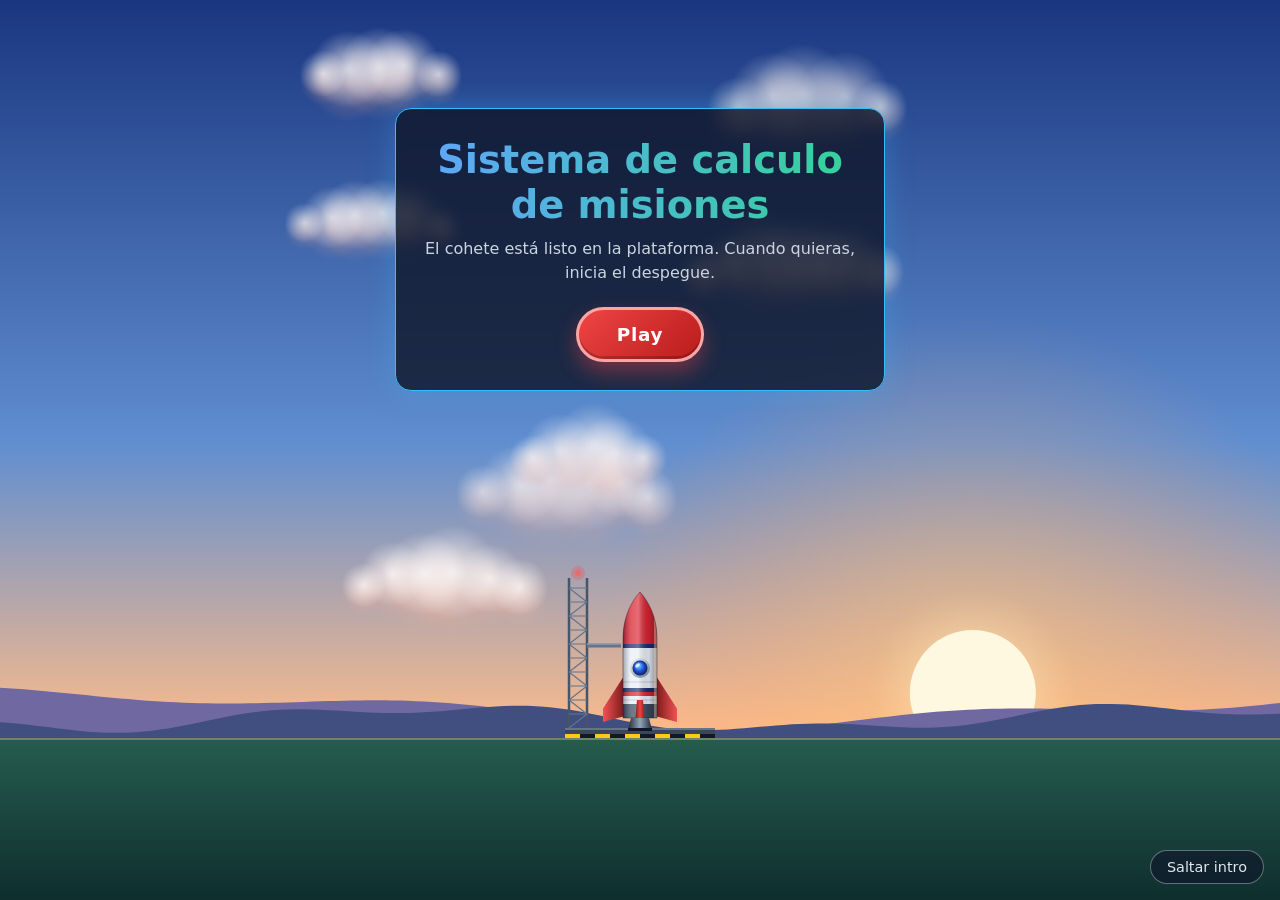
<file: index.html>
<!DOCTYPE html>
<html lang="es">
<head>
    <meta charset="UTF-8">
    <meta name="viewport" content="width=device-width, initial-scale=1.0">
    <title>Misión Codec</title>
    <style>
        html, body {
            margin: 0;
            padding: 0;
            width: 100%;
            height: 100%;
            overflow: hidden;
            background: #0b0f19;
            font-family: 'Inter', system-ui, -apple-system, 'Segoe UI', sans-serif;
            color: #fff;
        }

        #escena {
            position: fixed;
            inset: 0;
            width: 100%;
            height: 100%;
            display: block;
        }

        .capa {
            position: fixed;
            inset: 0;
            pointer-events: none;
        }

        .oculto { display: none !important; }

        /* ---------- Pantalla de inicio ---------- */
        #inicio {
            display: flex;
            align-items: flex-start;
            justify-content: center;
            padding-top: 12vh;
            text-align: center;
        }

        .portada {
            pointer-events: auto;
            width: min(90vw, 440px);
            padding: 28px 24px;
            background: rgba(15, 23, 42, 0.82);
            border: 1px solid #38bdf8;
            border-radius: 16px;
            box-shadow: 0 0 30px rgba(56, 189, 248, 0.3);
            backdrop-filter: blur(4px);
        }

        .portada h1 {
            margin: 0 0 10px;
            font-size: clamp(1.8rem, 6vw, 2.4rem);
            font-weight: 800;
            background: linear-gradient(90deg, #60a5fa, #34d399);
            -webkit-background-clip: text;
            background-clip: text;
            color: transparent;
        }

        .portada p {
            margin: 0 0 22px;
            color: #cbd5e1;
            line-height: 1.5;
        }

        .btn-despegar {
            font: inherit;
            font-weight: 700;
            font-size: 1.15rem;
            letter-spacing: 0.04em;
            color: #fff;
            background: linear-gradient(135deg, #ef4444, #b91c1c);
            border: 3px solid #fca5a5;
            border-radius: 999px;
            padding: 14px 38px;
            cursor: pointer;
            box-shadow: 0 10px 20px rgba(239, 68, 68, 0.4), inset 0 -3px 0 rgba(0, 0, 0, 0.2);
            transition: transform 0.1s, box-shadow 0.1s;
        }
        .btn-despegar:hover { filter: brightness(1.08); }
        .btn-despegar:active {
            transform: translateY(3px);
            box-shadow: 0 4px 10px rgba(239, 68, 68, 0.4), inset 0 -1px 0 rgba(0, 0, 0, 0.2);
        }

        /* ---------- Cuenta regresiva ---------- */
        #cuenta {
            display: flex;
            align-items: center;
            justify-content: center;
            font-size: clamp(5rem, 22vw, 10rem);
            font-weight: 800;
            text-shadow: 0 4px 24px rgba(0, 0, 0, 0.6);
        }
        #cuenta.texto { font-size: clamp(2.6rem, 11vw, 5rem); }
        #cuenta.pulso { animation: pulso 0.9s ease-out; }

        @keyframes pulso {
            from { transform: scale(1.6); opacity: 0; }
            25%  { opacity: 1; }
            to   { transform: scale(1); opacity: 0.9; }
        }

        /* ---------- Altitud ---------- */
        #hud {
            padding: 20px;
            text-shadow: 1px 1px 4px rgba(0, 0, 0, 0.8);
        }
        #hud .etiqueta { font-size: 1.1rem; font-weight: 700; }
        #altitud { font-size: 2.2rem; font-family: ui-monospace, 'SF Mono', Consolas, monospace; }
        #hud .meta { font-size: 0.85rem; color: #d1d5db; }

        /* ---------- Saltar intro ---------- */
        #saltar {
            position: fixed;
            right: 16px;
            bottom: 16px;
            z-index: 5;
            font: inherit;
            font-size: 0.9rem;
            color: #e2e8f0;
            background: rgba(15, 23, 42, 0.65);
            border: 1px solid rgba(226, 232, 240, 0.4);
            border-radius: 999px;
            padding: 8px 16px;
            cursor: pointer;
        }
        #saltar:hover { background: rgba(15, 23, 42, 0.9); }

        button:focus-visible {
            outline: 3px solid #fde047;
            outline-offset: 3px;
        }

        /* ---------- Fundido a negro ---------- */
        #fundido {
            position: fixed;
            inset: 0;
            z-index: 10;
            background: #000;
            opacity: 0;
            pointer-events: none;
            transition: opacity 0.8s ease;
        }
        #fundido.visible { opacity: 1; pointer-events: auto; }

        @media (prefers-reduced-motion: reduce) {
            #cuenta.pulso { animation: none; }
        }
    </style>
</head>
<body>

    <canvas id="escena"></canvas>

    <!-- Pantalla de inicio -->
    <div id="inicio" class="capa">
        <div class="portada">
            <h1>Sistema de calculo de misiones</h1>
            <p>El cohete está listo en la plataforma. Cuando quieras, inicia el despegue.</p>
            <button id="btnDespegar" class="btn-despegar">Play</button>
        </div>
    </div>

    <!-- Cuenta regresiva -->
    <div id="cuenta" class="capa oculto" aria-live="assertive"></div>

    <!-- Altitud -->
    <div id="hud" class="capa oculto">
        <div class="etiqueta">ALTITUD</div>
        <div id="altitud">0 km</div>
        <div class="meta">Meta: 100 km</div>
    </div>

    <button id="saltar">Saltar intro</button>
    <div id="fundido"></div>

    <script>
        /* =====================================================
           CONFIGURACIÓN: cambia aquí lo que necesites
           ===================================================== */
        const CONFIG = {
            GAME_URL: 'PaginaInicio.html',      // Página de tu juego (ruta relativa o completa)
            CUENTA: 3,                   // Segundos de cuenta regresiva
            ALTITUD_ESCAPE: 10000,       // Distancia de subida antes de pasar al juego
            ACELERACION: 280,            // Qué tan rápido acelera el cohete (px/s²)
            SONIDO: true,                // Rugido de motor (se activa al pulsar DESPEGAR)
            SALTAR_AUTOMATICO: false,    // true = si ya vio la intro en esta sesión, va directo al juego
            CLAVE_SESION: 'introVista'
        };

        /* =====================================================
           REFERENCIAS Y ESTADO
           ===================================================== */
        const canvas = document.getElementById('escena');
        const ctx = canvas.getContext('2d');
        const elInicio = document.getElementById('inicio');
        const elCuenta = document.getElementById('cuenta');
        const elHud = document.getElementById('hud');
        const elAltitud = document.getElementById('altitud');
        const elFundido = document.getElementById('fundido');
        const btnDespegar = document.getElementById('btnDespegar');
        const btnSaltar = document.getElementById('saltar');

        const reducirMovimiento = window.matchMedia('(prefers-reduced-motion: reduce)').matches;

        let estado = 'IDLE'; // IDLE -> COUNTDOWN -> LIFTOFF -> DONE
        let ancho = 0, alto = 0;
        let tiempo = 0;          // segundos desde que empezó la cuenta
        let ultimoNumero = null;
        let altitud = 0;         // píxeles recorridos hacia arriba
        let velocidad = 0;
        let temblorX = 0;
        let particulas = [];
        let estrellas = [];
        let yendoAlJuego = false;
        let nubes = [];
        let reloj = 0;           // segundos totales (parpadeo de estrellas, deriva de nubes)
        let fugaz = null;        // estrella fugaz activa

        const cohete = { x: 0, ancho: 34, alto: 88 };

        /* =====================================================
           SESIÓN: saltar la intro si ya se vio
           ===================================================== */
        function yaVista() {
            try { return sessionStorage.getItem(CONFIG.CLAVE_SESION) === '1'; }
            catch (e) { return false; }
        }
        function marcarVista() {
            try { sessionStorage.setItem(CONFIG.CLAVE_SESION, '1'); } catch (e) {}
        }

        if (CONFIG.SALTAR_AUTOMATICO && yaVista()) {
            location.replace(CONFIG.GAME_URL);
        }

        // Precarga del juego para que abra más rápido al llegar
        (function precargar() {
            const link = document.createElement('link');
            link.rel = 'prefetch';
            link.href = CONFIG.GAME_URL;
            document.head.appendChild(link);
        })();

        /* =====================================================
           CANVAS (nítido en pantallas retina y celulares)
           ===================================================== */
        function redimensionar() {
            const dpr = window.devicePixelRatio || 1;
            ancho = window.innerWidth;
            alto = window.innerHeight;
            canvas.width = Math.floor(ancho * dpr);
            canvas.height = Math.floor(alto * dpr);
            ctx.setTransform(dpr, 0, 0, dpr, 0, 0);
            cohete.x = ancho / 2;

            estrellas = [];
            const colores = ['255,255,255', '255,255,255', '190,210,255', '255,226,190'];
            for (let i = 0; i < 150; i++) {
                const grande = Math.random() < 0.08;
                estrellas.push({
                    x: Math.random() * ancho,
                    y: Math.random() * alto,
                    r: grande ? Math.random() * 0.9 + 1.5 : Math.random() * 1.1 + 0.3,
                    c: colores[Math.floor(Math.random() * colores.length)],
                    br: Math.random() * 0.5 + 0.5,
                    fase: Math.random() * Math.PI * 2,
                    vel: Math.random() * 2 + 0.8,
                    brillo: grande
                });
            }

            nubes = [];
            for (let i = 0; i < 30; i++) {
                const frente = i < 5;
                const n = 5 + Math.floor(Math.random() * 3);
                const puffs = [];
                for (let k = 0; k < n; k++) {
                    const u = k / (n - 1);
                    const arco = Math.sin(u * Math.PI);
                    puffs.push({
                        dx: (k - (n - 1) / 2) * 28 + (Math.random() * 10 - 5),
                        dy: -arco * 12 + (Math.random() * 6 - 3),
                        r: 20 + arco * 16 + Math.random() * 8
                    });
                }
                nubes.push({
                    x: Math.random() * (ancho + 400),
                    h: frente ? 500 + Math.random() * 3500 : 200 + Math.random() * 4200,
                    z: frente ? 1 : 0.6 + Math.random() * 0.4,
                    s: frente ? 1.6 + Math.random() * 0.8 : 0.6 + Math.random() * 1.1,
                    vel: 6 + Math.random() * 16,
                    alfa: frente ? 0.3 : 0.5 + Math.random() * 0.35,
                    frente: frente,
                    puffs: puffs
                });
            }
        }
        window.addEventListener('resize', redimensionar);

        /* =====================================================
           POSICIONES (cohete en plataforma -> cámara que lo sigue)
           ===================================================== */
        function sueloBase() { return alto * 0.82; }
        function offsetSuelo() { return cohete.alto / 2 + 20; }
        function cohetePlataformaY() { return sueloBase() - offsetSuelo(); }
        function objetivoCamaraY() { return alto * 0.55; }

        function cohetePosY() {
            return Math.max(objetivoCamaraY(), cohetePlataformaY() - altitud);
        }
        function sueloY() {
            return cohetePosY() + altitud + offsetSuelo();
        }

        /* =====================================================
           SONIDO (opcional, generado con Web Audio, sin archivos)
           ===================================================== */
        let audio = null;

        function iniciarSonido() {
            if (!CONFIG.SONIDO) return;
            try {
                const AC = window.AudioContext || window.webkitAudioContext;
                const ac = new AC();
                const largo = ac.sampleRate * 2;
                const buffer = ac.createBuffer(1, largo, ac.sampleRate);
                const datos = buffer.getChannelData(0);
                let previo = 0;
                for (let i = 0; i < largo; i++) {
                    const blanco = Math.random() * 2 - 1;
                    previo = (previo + 0.02 * blanco) / 1.02;
                    datos[i] = previo * 3.5;
                }
                const fuente = ac.createBufferSource();
                fuente.buffer = buffer;
                fuente.loop = true;
                const filtro = ac.createBiquadFilter();
                filtro.type = 'lowpass';
                filtro.frequency.value = 150;
                const ganancia = ac.createGain();
                ganancia.gain.value = 0;
                fuente.connect(filtro);
                filtro.connect(ganancia);
                ganancia.connect(ac.destination);
                fuente.start();
                audio = { ac, filtro, ganancia };
            } catch (e) {
                audio = null;
            }
        }

        // intensidad de 0 a 1
        function ajustarSonido(intensidad) {
            if (!audio) return;
            const t = audio.ac.currentTime;
            audio.ganancia.gain.setTargetAtTime(0.7 * intensidad, t, 0.25);
            audio.filtro.frequency.setTargetAtTime(150 + intensidad * 750, t, 0.25);
        }

        /* =====================================================
           PARTÍCULAS (fuego y humo)
           ===================================================== */
        function emitir(intensidad) {
            const cantidad = Math.ceil(2 * intensidad);
            const baseX = cohete.x + temblorX;
            const baseY = cohetePosY() + cohete.alto / 2 + 12;
            const cercaDelSuelo = altitud < 300;

            for (let i = 0; i < cantidad; i++) {
                // Fuego
                const vidaFuego = 0.5 + Math.random() * 0.4;
                particulas.push({
                    tipo: 'fuego',
                    x: baseX + (Math.random() * 8 - 4),
                    y: baseY,
                    vx: (Math.random() * 2 - 1) * 55,
                    vy: 280 + Math.random() * 220 + velocidad * 0.15,
                    vida: vidaFuego, vidaMax: vidaFuego,
                    color: Math.random() > 0.5 ? '255,140,40' : '255,205,70',
                    tam: Math.random() * 5 + 3
                });
                // Humo
                const vidaHumo = 1.1 + Math.random() * 0.7;
                particulas.push({
                    tipo: 'humo',
                    x: baseX + (Math.random() * 20 - 10),
                    y: baseY + 8,
                    vx: (Math.random() * 2 - 1) * (cercaDelSuelo ? 200 : 70),
                    vy: 120 + Math.random() * 120,
                    vida: vidaHumo, vidaMax: vidaHumo,
                    color: '226,232,240',
                    tam: Math.random() * 9 + 5
                });
            }
        }

        function actualizarParticulas(dt, desplazamientoCamara) {
            for (let i = particulas.length - 1; i >= 0; i--) {
                const p = particulas[i];
                p.x += p.vx * dt;
                p.y += p.vy * dt + desplazamientoCamara;
                p.vida -= dt;
                if (p.vida <= 0) particulas.splice(i, 1);
            }
        }

        /* =====================================================
           CUENTA REGRESIVA
           ===================================================== */
        function mostrarTexto(texto, esPalabra) {
            elCuenta.textContent = texto;
            elCuenta.classList.toggle('texto', !!esPalabra);
            elCuenta.classList.remove('pulso');
            void elCuenta.offsetWidth; // reinicia la animación
            if (!reducirMovimiento) elCuenta.classList.add('pulso');
            elCuenta.classList.remove('oculto');
        }

        function despegar() {
            if (estado !== 'IDLE') return;
            estado = 'COUNTDOWN';
            tiempo = 0;
            ultimoNumero = null;
            elInicio.classList.add('oculto');
            iniciarSonido();
            ajustarSonido(0.12);
        }

        function irAlJuego() {
            if (yendoAlJuego) return;
            yendoAlJuego = true;
            estado = 'DONE';
            marcarVista();
            ajustarSonido(0);
            elFundido.classList.add('visible');
            setTimeout(() => { location.href = CONFIG.GAME_URL; }, 800);
        }

        btnDespegar.addEventListener('click', despegar);
        btnSaltar.addEventListener('click', irAlJuego);
        window.addEventListener('keydown', (e) => {
            if ((e.code === 'Space' || e.code === 'Enter') && estado === 'IDLE') {
                e.preventDefault();
                despegar();
            }
        });

        /* =====================================================
           ACTUALIZACIÓN POR FOTOGRAMA
           ===================================================== */
        function actualizar(dt) {
            reloj += dt;
            const sueloAntes = sueloY();

            if (estado === 'COUNTDOWN') {
                tiempo += dt;

                const restante = Math.ceil(CONFIG.CUENTA - tiempo);
                if (restante > 0 && restante !== ultimoNumero) {
                    ultimoNumero = restante;
                    mostrarTexto(String(restante), false);
                }

                const avance = Math.min(tiempo / CONFIG.CUENTA, 1);
                temblorX = reducirMovimiento ? 0 : (Math.random() - 0.5) * (1 + avance * 5);

                if (tiempo > CONFIG.CUENTA - 1.5) {
                    emitir(0.5);
                    ajustarSonido(0.35);
                }

                if (tiempo >= CONFIG.CUENTA) {
                    estado = 'LIFTOFF';
                    mostrarTexto('¡Despegue!', true);
                    elHud.classList.remove('oculto');
                    setTimeout(() => elCuenta.classList.add('oculto'), 1200);
                }
            } else if (estado === 'LIFTOFF') {
                velocidad += CONFIG.ACELERACION * dt;
                altitud += velocidad * dt;
                temblorX = reducirMovimiento ? 0 : (Math.random() - 0.5) * 2;

                emitir(1);
                ajustarSonido(Math.min(0.6 + altitud / CONFIG.ALTITUD_ESCAPE, 1));
                elAltitud.textContent = Math.floor(altitud / 100) + ' km';

                if (altitud >= CONFIG.ALTITUD_ESCAPE) irAlJuego();
            }

            // Estrella fugaz ocasional cuando ya hay cielo oscuro
            const prog = Math.min(altitud / CONFIG.ALTITUD_ESCAPE, 1);
            if (!reducirMovimiento && !fugaz && prog > 0.3 && Math.random() < dt * 0.35) {
                fugaz = {
                    x: ancho * (0.35 + Math.random() * 0.65),
                    y: alto * (0.05 + Math.random() * 0.3),
                    vx: -(500 + Math.random() * 300),
                    vy: 250 + Math.random() * 150,
                    vida: 0.7, vidaMax: 0.7
                };
            }
            if (fugaz) {
                fugaz.x += fugaz.vx * dt;
                fugaz.y += fugaz.vy * dt;
                fugaz.vida -= dt;
                if (fugaz.vida <= 0) fugaz = null;
            }

            // La cámara sigue al cohete: las partículas bajan con el suelo
            const desplazamientoCamara = sueloY() - sueloAntes;
            actualizarParticulas(dt, desplazamientoCamara);
        }

        /* =====================================================
           DIBUJO
           ===================================================== */
        /* ---------- Utilidades de color ---------- */
        function limitar(v, a, b) { return Math.max(a, Math.min(b, v)); }
        function suavizar(t) { t = limitar(t, 0, 1); return t * t * (3 - 2 * t); }
        function mezcla(a, b, t) {
            return [a[0] + (b[0] - a[0]) * t, a[1] + (b[1] - a[1]) * t, a[2] + (b[2] - a[2]) * t];
        }
        function rgb(c, a) {
            return 'rgba(' + Math.round(c[0]) + ',' + Math.round(c[1]) + ',' + Math.round(c[2]) + ',' + (a === undefined ? 1 : a) + ')';
        }

        // Amanecer abajo, espacio profundo arriba
        const CIELO_SUELO = { arriba: [26, 54, 128], medio: [96, 142, 208], horizonte: [255, 188, 138] };
        const CIELO_ESPACIO = { arriba: [1, 2, 8], medio: [4, 7, 22], horizonte: [12, 14, 40] };

        function motorEncendido() {
            return estado === 'LIFTOFF' || estado === 'DONE' ||
                   (estado === 'COUNTDOWN' && tiempo > CONFIG.CUENTA - 1.5);
        }

        /* ---------- Cielo ---------- */
        function dibujarCielo(progreso, gy) {
            const t = suavizar(progreso);
            const hy = Math.max(gy, alto * 0.6);
            const g = ctx.createLinearGradient(0, 0, 0, hy);
            g.addColorStop(0, rgb(mezcla(CIELO_SUELO.arriba, CIELO_ESPACIO.arriba, t)));
            g.addColorStop(0.6, rgb(mezcla(CIELO_SUELO.medio, CIELO_ESPACIO.medio, t)));
            g.addColorStop(1, rgb(mezcla(CIELO_SUELO.horizonte, CIELO_ESPACIO.horizonte, t)));
            ctx.fillStyle = g;
            ctx.fillRect(0, 0, ancho, alto);
        }

        function dibujarNebulosas(progreso) {
            const a = suavizar((progreso - 0.45) * 2.2) * 0.2;
            if (a <= 0.005) return;
            const manchas = [
                { x: 0.22, y: 0.28, r: 0.55, c: '110,80,200' },
                { x: 0.82, y: 0.62, r: 0.5, c: '50,110,200' },
                { x: 0.5, y: 0.1, r: 0.4, c: '190,80,170' }
            ];
            const m = Math.max(ancho, alto);
            for (const n of manchas) {
                const x = n.x * ancho, y = n.y * alto, r = n.r * m;
                const g = ctx.createRadialGradient(x, y, 0, x, y, r);
                g.addColorStop(0, 'rgba(' + n.c + ',' + a + ')');
                g.addColorStop(1, 'rgba(' + n.c + ',0)');
                ctx.fillStyle = g;
                ctx.fillRect(x - r, y - r, r * 2, r * 2);
            }
        }

        function dibujarEstrellas(progreso) {
            if (progreso < 0.05) return;
            for (const s of estrellas) {
                const base = limitar(progreso * 2.2 - 0.2 - (s.y / alto) * 0.6, 0, 1);
                if (base <= 0.01) continue;
                const brillo = reducirMovimiento ? 1 : 0.65 + 0.35 * Math.sin(reloj * s.vel + s.fase);
                const a = base * brillo * s.br;
                ctx.fillStyle = 'rgba(' + s.c + ',' + a + ')';
                ctx.beginPath();
                ctx.arc(s.x, s.y, s.r, 0, Math.PI * 2);
                ctx.fill();
                if (s.brillo && a > 0.3) {
                    ctx.strokeStyle = 'rgba(' + s.c + ',' + (a * 0.5) + ')';
                    ctx.lineWidth = 1;
                    ctx.beginPath();
                    ctx.moveTo(s.x - s.r * 4, s.y);
                    ctx.lineTo(s.x + s.r * 4, s.y);
                    ctx.moveTo(s.x, s.y - s.r * 4);
                    ctx.lineTo(s.x, s.y + s.r * 4);
                    ctx.stroke();
                }
            }
        }

        function dibujarFugaz() {
            if (!fugaz) return;
            const a = fugaz.vida / fugaz.vidaMax;
            const lx = fugaz.x - fugaz.vx * 0.14;
            const ly = fugaz.y - fugaz.vy * 0.14;
            const g = ctx.createLinearGradient(fugaz.x, fugaz.y, lx, ly);
            g.addColorStop(0, 'rgba(255,255,255,' + a + ')');
            g.addColorStop(1, 'rgba(255,255,255,0)');
            ctx.strokeStyle = g;
            ctx.lineWidth = 1.8;
            ctx.lineCap = 'round';
            ctx.beginPath();
            ctx.moveTo(fugaz.x, fugaz.y);
            ctx.lineTo(lx, ly);
            ctx.stroke();
            ctx.lineCap = 'butt';
        }

        function dibujarSol(progreso, scroll) {
            const alfa = 1 - suavizar(progreso * 1.7);
            if (alfa <= 0.01) return;
            const sx = ancho * 0.76;
            const sy = sueloBase() - alto * 0.05 + scroll * 0.3;
            const r = Math.min(ancho, alto) * 0.07;
            const R = r * 6;
            const g = ctx.createRadialGradient(sx, sy, r * 0.2, sx, sy, R);
            g.addColorStop(0, 'rgba(255,236,190,' + (0.9 * alfa) + ')');
            g.addColorStop(0.25, 'rgba(255,190,120,' + (0.45 * alfa) + ')');
            g.addColorStop(1, 'rgba(255,160,100,0)');
            ctx.fillStyle = g;
            ctx.fillRect(sx - R, sy - R, R * 2, R * 2);
            ctx.fillStyle = 'rgba(255,248,225,' + alfa + ')';
            ctx.beginPath();
            ctx.arc(sx, sy, r, 0, Math.PI * 2);
            ctx.fill();
        }

               function dibujarLuna(progreso) {
            const k = suavizar((progreso - 0.5) * 2);
            if (k <= 0.01) return;
            const r = 14 + 56 * k;          // más grande que Marte: la Luna se ve cerca
            const mx = ancho * 0.78;
            const my = alto * 0.2;

            ctx.save();
            ctx.globalAlpha = k;

            // Halo plateado
            const halo = ctx.createRadialGradient(mx, my, r * 0.8, mx, my, r * 2.2);
            halo.addColorStop(0, 'rgba(200,220,255,0.25)');
            halo.addColorStop(1, 'rgba(200,220,255,0)');
            ctx.fillStyle = halo;
            ctx.fillRect(mx - r * 2.2, my - r * 2.2, r * 4.4, r * 4.4);

            // Disco gris con luz desde arriba a la izquierda
            const g = ctx.createRadialGradient(mx - r * 0.4, my - r * 0.4, r * 0.1, mx, my, r);
            g.addColorStop(0, '#fbfbf7');
            g.addColorStop(0.55, '#c9ccd2');
            g.addColorStop(1, '#4b4f5a');
            ctx.fillStyle = g;
            ctx.beginPath();
            ctx.arc(mx, my, r, 0, Math.PI * 2);
            ctx.fill();

            // Mares y cráteres (recortados dentro del disco)
            ctx.save();
            ctx.beginPath();
            ctx.arc(mx, my, r, 0, Math.PI * 2);
            ctx.clip();

            ctx.fillStyle = 'rgba(90,95,108,0.45)';
            ctx.beginPath(); ctx.ellipse(mx - r * 0.25, my - r * 0.1, r * 0.4, r * 0.28, 0.4, 0, Math.PI * 2); ctx.fill();
            ctx.beginPath(); ctx.ellipse(mx + r * 0.3, my + r * 0.15, r * 0.3, r * 0.2, -0.3, 0, Math.PI * 2); ctx.fill();

            const crateres = [[-0.35, -0.35, 0.14], [0.3, 0.3, 0.18], [-0.1, 0.55, 0.1], [0.5, -0.3, 0.09], [-0.6, 0.2, 0.08]];
            for (const c of crateres) {
                const cx = mx + c[0] * r, cy = my + c[1] * r, cr = c[2] * r;
                ctx.fillStyle = 'rgba(70,74,86,0.35)';
                ctx.beginPath(); ctx.arc(cx, cy, cr, 0, Math.PI * 2); ctx.fill();
                ctx.strokeStyle = 'rgba(255,255,255,0.35)';
                ctx.lineWidth = 1;
                ctx.beginPath(); ctx.arc(cx - cr * 0.1, cy - cr * 0.1, cr, Math.PI * 0.9, Math.PI * 1.6); ctx.stroke();
            }
            ctx.restore();

            ctx.restore();
        }

        // Curvatura de la Tierra con halo de atmósfera
        function dibujarTierra(progreso) {
            const a = suavizar((progreso - 0.04) / 0.12) * (1 - suavizar((progreso - 0.55) / 0.35));
            if (a <= 0.01) return;
            const R = ancho * 1.8;
            const cx = ancho / 2;
            const cy = alto * (0.93 + 0.22 * progreso) + R;

            ctx.save();
            ctx.globalAlpha = a;

            const halo = ctx.createRadialGradient(cx, cy, R - 6, cx, cy, R + 46);
            halo.addColorStop(0, 'rgba(150,205,255,0.9)');
            halo.addColorStop(0.2, 'rgba(80,150,255,0.45)');
            halo.addColorStop(1, 'rgba(40,90,255,0)');
            ctx.fillStyle = halo;
            ctx.beginPath();
            ctx.arc(cx, cy, R + 46, 0, Math.PI * 2);
            ctx.fill();

            const g = ctx.createLinearGradient(0, cy - R, 0, cy - R + alto * 0.35);
            g.addColorStop(0, '#2a6fb5');
            g.addColorStop(0.4, '#0b3470');
            g.addColorStop(1, '#04142f');
            ctx.fillStyle = g;
            ctx.beginPath();
            ctx.arc(cx, cy, R, 0, Math.PI * 2);
            ctx.fill();

            ctx.beginPath();
            ctx.arc(cx, cy, R, 0, Math.PI * 2);
            ctx.clip();
            ctx.fillStyle = 'rgba(255,255,255,0.16)';
            for (let i = 0; i < 4; i++) {
                ctx.beginPath();
                ctx.ellipse(cx + (i - 1.5) * ancho * 0.22, cy - R + 18 + i * 14, ancho * 0.16, 5, 0, 0, Math.PI * 2);
                ctx.fill();
            }
            ctx.restore();
        }

        /* ---------- Nubes ---------- */
        function dibujarNubes(frente, progreso, gy) {
            const vida = 1 - suavizar(progreso * 2.2);
            if (vida <= 0.01) return;
            for (const n of nubes) {
                if (n.frente !== frente) continue;
                const cy = gy - n.h * n.z;
                const margen = 140 * n.s;
                if (cy < -margen || cy > alto + margen) continue;
                const cx = ((n.x + reloj * n.vel) % (ancho + 400)) - 200;
                const a = n.alfa * vida;

                // Parte inferior con tinte cálido del amanecer
                for (const p of n.puffs) {
                    const px = cx + p.dx * n.s;
                    const r = p.r * n.s;
                    const py = cy + p.dy * n.s + r * 0.35;
                    const g = ctx.createRadialGradient(px, py, 0, px, py, r);
                    g.addColorStop(0, 'rgba(255,176,150,' + (a * 0.55) + ')');
                    g.addColorStop(1, 'rgba(255,176,150,0)');
                    ctx.fillStyle = g;
                    ctx.fillRect(px - r, py - r, r * 2, r * 2);
                }
                // Parte superior iluminada
                for (const p of n.puffs) {
                    const px = cx + p.dx * n.s;
                    const py = cy + p.dy * n.s;
                    const r = p.r * n.s;
                    const g = ctx.createRadialGradient(px, py, 0, px, py, r);
                    g.addColorStop(0, 'rgba(255,255,255,' + a + ')');
                    g.addColorStop(1, 'rgba(255,255,255,0)');
                    ctx.fillStyle = g;
                    ctx.fillRect(px - r, py - r, r * 2, r * 2);
                }
            }
        }

        /* ---------- Paisaje ---------- */
        function dibujarColinas(progreso, scroll) {
            const luz = 1 - suavizar(progreso * 1.5);
            if (luz <= 0.01) return;
            const capas = [
                { k: 0.65, amp: 54, f: 0.0045, fase: 1.3, c: [112, 104, 160] },
                { k: 0.85, amp: 36, f: 0.0085, fase: 4.2, c: [64, 78, 128] }
            ];
            for (const capa of capas) {
                const yBase = sueloBase() + scroll * capa.k;
                if (yBase - capa.amp * 1.6 > alto) continue;
                ctx.fillStyle = rgb(mezcla(capa.c, [8, 12, 30], progreso), luz);
                ctx.beginPath();
                ctx.moveTo(0, alto + 20);
                for (let x = 0; x <= ancho + 8; x += 8) {
                    const h = capa.amp * (0.55 + 0.3 * Math.sin(x * capa.f + capa.fase) +
                                          0.15 * Math.sin(x * capa.f * 2.7 + capa.fase * 1.9));
                    ctx.lineTo(x, yBase - h);
                }
                ctx.lineTo(ancho, alto + 20);
                ctx.closePath();
                ctx.fill();
            }
        }

        function dibujarTorre(gy) {
            const H = cohete.alto + 62;
            const tx = cohete.x - 62;
            const base = gy - 10;

            // Rieles
            ctx.strokeStyle = '#475569';
            ctx.lineWidth = 2.5;
            ctx.beginPath();
            ctx.moveTo(tx - 9, base); ctx.lineTo(tx - 9, base - H);
            ctx.moveTo(tx + 9, base); ctx.lineTo(tx + 9, base - H);
            ctx.stroke();

            // Diagonales
            ctx.strokeStyle = '#64748b';
            ctx.lineWidth = 1.2;
            ctx.beginPath();
            for (let y = 0; y < H - 14; y += 14) {
                const y0 = base - y;
                const y1 = base - y - 14;
                const izq = (y / 14) % 2 === 0;
                ctx.moveTo(izq ? tx - 9 : tx + 9, y0);
                ctx.lineTo(izq ? tx + 9 : tx - 9, y1);
                ctx.moveTo(tx - 9, y1);
                ctx.lineTo(tx + 9, y1);
            }
            ctx.stroke();

            // Brazo de acceso: se retira poco antes del despegue
            let ext = 1;
            if (estado === 'COUNTDOWN') ext = limitar(1 - (tiempo - 0.4) / 1.2, 0, 1);
            else if (estado !== 'IDLE') ext = 0;
            if (ext > 0) {
                const largo = (cohete.x - cohete.ancho / 2 - 2) - (tx + 9);
                const ay = base - H * 0.55 - 2;
                ctx.fillStyle = '#64748b';
                ctx.fillRect(tx + 9, ay, largo * ext, 4);
                ctx.fillStyle = '#94a3b8';
                ctx.fillRect(tx + 9, ay, largo * ext, 1.2);
            }

            // Luz de aviso parpadeante
            const pulso = 0.5 + 0.5 * Math.sin(reloj * 4);
            ctx.fillStyle = 'rgba(255,60,60,' + (0.25 + 0.2 * pulso) + ')';
            ctx.beginPath(); ctx.arc(tx, base - H - 5, 7, 0, Math.PI * 2); ctx.fill();
            ctx.fillStyle = 'rgba(255,90,90,' + (0.6 + 0.4 * pulso) + ')';
            ctx.beginPath(); ctx.arc(tx, base - H - 5, 3, 0, Math.PI * 2); ctx.fill();
        }

        function dibujarSuelo(gy, progreso) {
            if (gy >= alto + 4) return;
            const luz = 1 - suavizar(progreso * 1.5);
            const oscuridad = 1 - luz;

            const g = ctx.createLinearGradient(0, gy, 0, alto);
            g.addColorStop(0, rgb(mezcla([38, 92, 78], [6, 12, 18], oscuridad)));
            g.addColorStop(1, rgb(mezcla([14, 46, 46], [4, 8, 12], oscuridad)));
            ctx.fillStyle = g;
            ctx.fillRect(0, gy, ancho, alto - gy + 4);

            // Borde iluminado por el amanecer
            ctx.fillStyle = 'rgba(255,200,150,' + (0.35 * luz) + ')';
            ctx.fillRect(0, gy, ancho, 2);

            // Plataforma
            const px = cohete.x;
            ctx.fillStyle = '#3b4658';
            ctx.fillRect(px - 75, gy - 10, 150, 10);
            ctx.fillStyle = '#64748b';
            ctx.fillRect(px - 75, gy - 10, 150, 2);
            for (let i = 0; i < 10; i++) {
                ctx.fillStyle = i % 2 ? '#111827' : '#facc15';
                ctx.fillRect(px - 75 + i * 15, gy - 4, 15, 4);
            }

            dibujarTorre(gy);
        }

        // Luz del motor sobre la plataforma al encender
        function dibujarResplandorSuelo(gy) {
            if (!motorEncendido() || altitud > 500 || gy > alto + 100) return;
            const a = (1 - altitud / 500) * (estado === 'COUNTDOWN' ? 0.5 : 1);
            ctx.save();
            ctx.globalCompositeOperation = 'lighter';
            ctx.translate(cohete.x, gy - 6);
            ctx.scale(1, 0.35);
            const g = ctx.createRadialGradient(0, 0, 0, 0, 0, 190);
            g.addColorStop(0, 'rgba(255,170,80,' + (0.7 * a) + ')');
            g.addColorStop(1, 'rgba(255,120,40,0)');
            ctx.fillStyle = g;
            ctx.beginPath();
            ctx.arc(0, 0, 190, 0, Math.PI * 2);
            ctx.fill();
            ctx.restore();
        }

        /* ---------- Partículas ---------- */
        function dibujarParticulas(progreso) {
            // Humo: se expande y se desvanece (menos visible sin atmósfera)
            for (const p of particulas) {
                if (p.tipo !== 'humo') continue;
                const v = Math.max(p.vida / p.vidaMax, 0);
                const rad = p.tam * (1 + (1 - v) * 1.4);
                ctx.fillStyle = 'rgba(' + p.color + ',' + (v * 0.4 * (1 - progreso)) + ')';
                ctx.beginPath();
                ctx.arc(p.x, p.y, rad, 0, Math.PI * 2);
                ctx.fill();
            }
            // Fuego: suma de luz
            ctx.save();
            ctx.globalCompositeOperation = 'lighter';
            for (const p of particulas) {
                if (p.tipo !== 'fuego') continue;
                const v = Math.max(p.vida / p.vidaMax, 0);
                ctx.fillStyle = 'rgba(' + p.color + ',' + (v * 0.8) + ')';
                ctx.beginPath();
                ctx.arc(p.x, p.y, p.tam * (0.5 + v * 0.7), 0, Math.PI * 2);
                ctx.fill();
            }
            ctx.restore();
        }

        /* ---------- Cohete ---------- */
        function dibujarLlama(y0) {
            const potencia = estado === 'COUNTDOWN' ? 0.45 : 1;
            const largo = (30 + Math.min(velocidad / 14, 55)) * potencia + Math.random() * 12;
            const anchoBase = 11 * (0.8 + potencia * 0.2);

            ctx.save();
            ctx.globalCompositeOperation = 'lighter';

            // Resplandor alrededor de la llama
            const R = largo * 1.1 + 20;
            const cy = y0 + largo * 0.25;
            const g = ctx.createRadialGradient(0, cy, 2, 0, cy, R);
            g.addColorStop(0, 'rgba(255,200,120,0.55)');
            g.addColorStop(1, 'rgba(255,120,40,0)');
            ctx.fillStyle = g;
            ctx.fillRect(-R, cy - R, R * 2, R * 2);

            // Capas de la llama: exterior naranja, media amarilla, núcleo blanco
            const capas = [
                ['rgba(255,110,30,0.85)', 1, 1],
                ['rgba(255,190,70,0.9)', 0.72, 0.7],
                ['rgba(255,250,225,0.95)', 0.42, 0.45]
            ];
            for (const capa of capas) {
                const L = largo * capa[1];
                const W = anchoBase * capa[2];
                ctx.fillStyle = capa[0];
                ctx.beginPath();
                ctx.moveTo(-W, y0);
                ctx.quadraticCurveTo(-W * 1.1, y0 + L * 0.55, 0, y0 + L);
                ctx.quadraticCurveTo(W * 1.1, y0 + L * 0.55, W, y0);
                ctx.closePath();
                ctx.fill();
            }
            ctx.restore();
        }

        function dibujarCohete(progreso) {
            const w = cohete.ancho;
            const h = cohete.alto;
            const b = h / 2;
            const luz = 1 - suavizar(progreso * 1.5);

            // Silueta del cuerpo con nariz ojival
            function silueta() {
                ctx.beginPath();
                ctx.moveTo(-w / 2, b);
                ctx.lineTo(-w / 2, -b + 8);
                ctx.bezierCurveTo(-w / 2, -b - 14, -w * 0.22, -b - 30, 0, -b - 38);
                ctx.bezierCurveTo(w * 0.22, -b - 30, w / 2, -b - 14, w / 2, -b + 8);
                ctx.lineTo(w / 2, b);
                ctx.closePath();
            }

            ctx.save();
            ctx.translate(cohete.x + temblorX, cohetePosY());

            if (motorEncendido()) dibujarLlama(b + 12);

            // Aletas laterales (la derecha es el espejo de la izquierda)
            for (const lado of [1, -1]) {
                ctx.save();
                ctx.scale(lado, 1);
                const fg = ctx.createLinearGradient(-w / 2 - 20, 0, -w / 2, 0);
                fg.addColorStop(0, '#f05252');
                fg.addColorStop(1, '#7f1d1d');
                ctx.fillStyle = fg;
                ctx.beginPath();
                ctx.moveTo(-w / 2 + 2, b - 44);
                ctx.lineTo(-w / 2 - 20, b - 10);
                ctx.lineTo(-w / 2 - 20, b + 4);
                ctx.lineTo(-w / 2 + 2, b - 2);
                ctx.closePath();
                ctx.fill();
                ctx.strokeStyle = 'rgba(255,255,255,0.28)';
                ctx.lineWidth = 1;
                ctx.beginPath();
                ctx.moveTo(-w / 2 + 2, b - 44);
                ctx.lineTo(-w / 2 - 20, b - 10);
                ctx.stroke();
                ctx.restore();
            }

            // Cuerpo base
            silueta();
            ctx.fillStyle = '#e9eef5';
            ctx.fill();

            // Detalles recortados dentro de la silueta
            ctx.save();
            silueta();
            ctx.clip();

            ctx.fillStyle = '#d91f2b';                       // nariz
            ctx.fillRect(-w / 2 - 2, -b - 42, w + 4, 56);
            ctx.fillStyle = '#16296b';                       // anillo bajo la nariz
            ctx.fillRect(-w / 2 - 2, -b + 14, w + 4, 4);
            ctx.fillRect(-w / 2 - 2, 14, w + 4, 4);          // franja azul
            ctx.fillStyle = '#d91f2b';
            ctx.fillRect(-w / 2 - 2, 18, w + 4, 4);          // franja roja
            ctx.fillStyle = '#3a4659';                       // falda del motor
            ctx.fillRect(-w / 2 - 2, b - 14, w + 4, 16);

            ctx.strokeStyle = 'rgba(15,23,42,0.2)';          // juntas de paneles
            ctx.lineWidth = 1;
            for (const y of [8, 26]) {
                ctx.beginPath();
                ctx.moveTo(-w / 2, y);
                ctx.lineTo(w / 2, y);
                ctx.stroke();
            }

            // Sombreado cilíndrico
            const sg = ctx.createLinearGradient(-w / 2, 0, w / 2, 0);
            sg.addColorStop(0, 'rgba(15,23,42,0.35)');
            sg.addColorStop(0.22, 'rgba(255,255,255,0.25)');
            sg.addColorStop(0.45, 'rgba(255,255,255,0.35)');
            sg.addColorStop(0.75, 'rgba(15,23,42,0.1)');
            sg.addColorStop(1, 'rgba(15,23,42,0.45)');
            ctx.fillStyle = sg;
            ctx.fillRect(-w / 2, -b - 42, w, h + 44);

            // Luz cálida del amanecer en el borde derecho
            ctx.fillStyle = 'rgba(255,200,140,' + (0.4 * luz) + ')';
            ctx.fillRect(w / 2 - 3, -b - 42, 3, h + 44);
            ctx.restore();

            // Contorno
            silueta();
            ctx.strokeStyle = 'rgba(15,23,42,0.4)';
            ctx.lineWidth = 1;
            ctx.stroke();

            // Ventana
            const aro = ctx.createLinearGradient(-10, -16, 10, 4);
            aro.addColorStop(0, '#f8fafc');
            aro.addColorStop(1, '#64748b');
            ctx.fillStyle = aro;
            ctx.beginPath();
            ctx.arc(0, -6, 10, 0, Math.PI * 2);
            ctx.fill();
            const cristal = ctx.createRadialGradient(-2, -9, 1, 0, -6, 8);
            cristal.addColorStop(0, '#7dd3fc');
            cristal.addColorStop(0.55, '#1d4ed8');
            cristal.addColorStop(1, '#0b1b4a');
            ctx.fillStyle = cristal;
            ctx.beginPath();
            ctx.arc(0, -6, 7.5, 0, Math.PI * 2);
            ctx.fill();
            ctx.fillStyle = 'rgba(255,255,255,0.75)';
            ctx.beginPath();
            ctx.ellipse(-2.5, -8.5, 2.6, 1.5, -0.6, 0, Math.PI * 2);
            ctx.fill();

            // Aleta central frontal
            const cg = ctx.createLinearGradient(-5, 0, 5, 0);
            cg.addColorStop(0, '#7f1d1d');
            cg.addColorStop(0.5, '#ef4444');
            cg.addColorStop(1, '#7f1d1d');
            ctx.fillStyle = cg;
            ctx.beginPath();
            ctx.moveTo(-3, b - 18);
            ctx.lineTo(3, b - 18);
            ctx.lineTo(5, b + 5);
            ctx.lineTo(-5, b + 5);
            ctx.closePath();
            ctx.fill();

            // Tobera
            const tg = ctx.createLinearGradient(-12, 0, 12, 0);
            tg.addColorStop(0, '#1f2937');
            tg.addColorStop(0.5, '#94a3b8');
            tg.addColorStop(1, '#1f2937');
            ctx.fillStyle = tg;
            ctx.beginPath();
            ctx.moveTo(-9, b);
            ctx.lineTo(-12, b + 12);
            ctx.lineTo(12, b + 12);
            ctx.lineTo(9, b);
            ctx.closePath();
            ctx.fill();
            ctx.fillStyle = '#0f172a';
            ctx.fillRect(-12, b + 10, 24, 3);
            if (motorEncendido()) {
                ctx.fillStyle = 'rgba(255,160,70,0.85)';
                ctx.beginPath();
                ctx.ellipse(0, b + 12, 9, 2.5, 0, 0, Math.PI * 2);
                ctx.fill();
            }

            ctx.restore();
        }

        /* ---------- Escena completa ---------- */
        function dibujar() {
            const progreso = Math.min(altitud / CONFIG.ALTITUD_ESCAPE, 1);
            const gy = sueloY();
            const scroll = gy - sueloBase();

            dibujarCielo(progreso, gy);
            dibujarNebulosas(progreso);
            dibujarEstrellas(progreso);
            dibujarFugaz();
            dibujarLuna(progreso);
            dibujarSol(progreso, scroll);
            dibujarTierra(progreso);
            dibujarNubes(false, progreso, gy);
            dibujarColinas(progreso, scroll);
            dibujarSuelo(gy, progreso);
            dibujarResplandorSuelo(gy);
            dibujarParticulas(progreso);
            dibujarCohete(progreso);
            dibujarNubes(true, progreso, gy);   // nubes delanteras: el cohete pasa entre ellas
        }

        /* =====================================================
           BUCLE PRINCIPAL
           ===================================================== */
        let ultimoTiempo = 0;

        function bucle(ahora) {
            const dt = Math.min((ahora - ultimoTiempo) / 1000 || 0, 0.05);
            ultimoTiempo = ahora;

            actualizar(dt);
            dibujar();
            requestAnimationFrame(bucle);
        }

        window.addEventListener('load', () => {
            redimensionar();
            requestAnimationFrame((t) => { ultimoTiempo = t; bucle(t); });
        });
    </script>
</body>
</html>
</file>
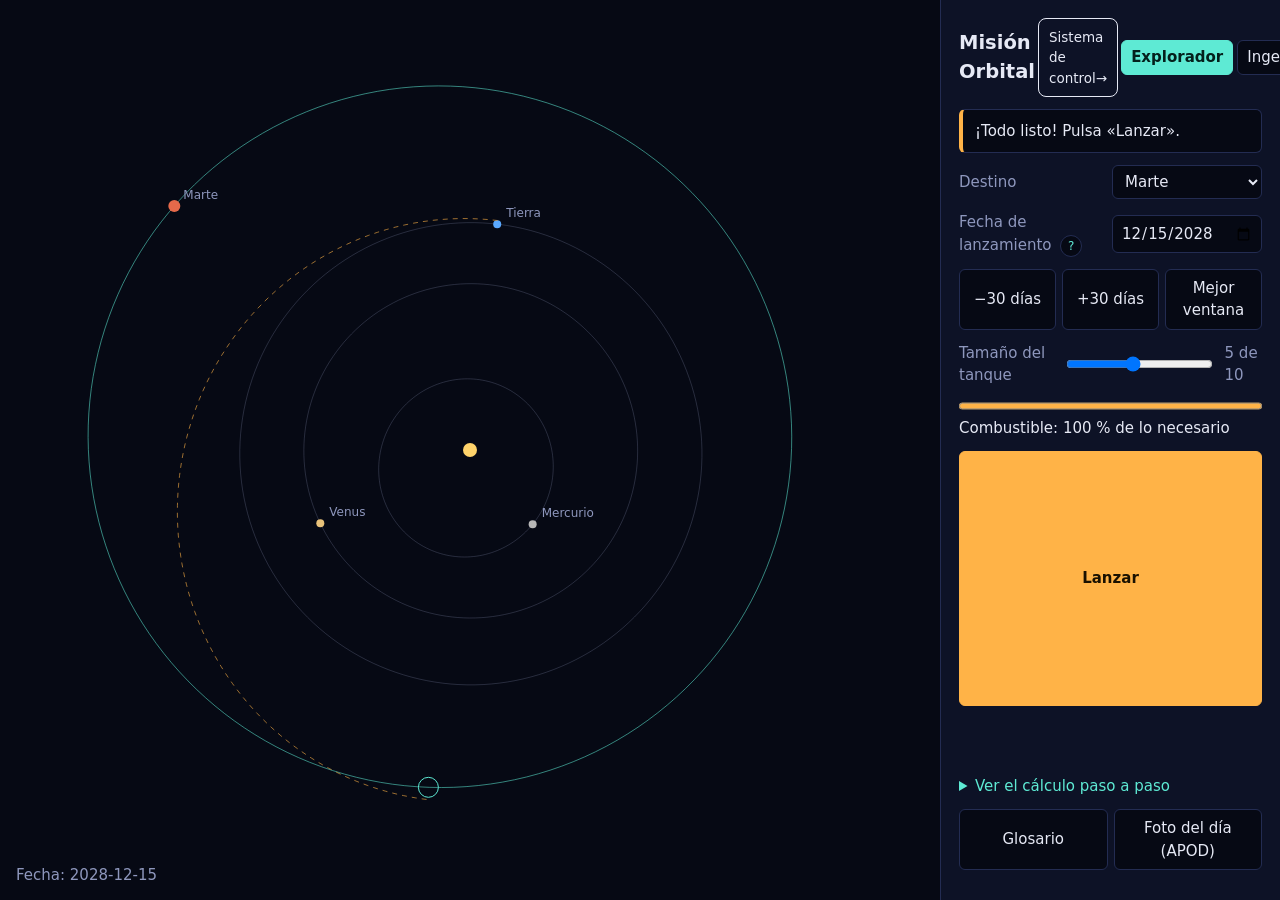
<file: PaginaInicio.html>
<!DOCTYPE html>
<!-- Indica que el documento utiliza HTML5 -->

<html lang="es">
<!-- Elemento raíz del documento. lang="es" indica que el contenido está en español -->

<head>
    <!-- Contiene información y configuraciones generales de la página -->

    <meta charset="UTF-8">
    <!-- Permite utilizar caracteres especiales como ñ, acentos y símbolos -->

    <meta name="viewport" content="width=device-width, initial-scale=1">
    <!-- Adapta el ancho de la página al dispositivo donde se visualiza.
         initial-scale=1 establece el zoom inicial al 100% -->

    <title>Misión Orbital · Órbita_CodecSystem</title>
    <!-- Define el título que aparece en la pestaña del navegador -->

    <link rel="stylesheet" href="css/style.css">
    <!-- Conecta el documento HTML con la hoja de estilos CSS.
         Aquí se define el diseño, colores, tamaños y distribución visual -->

</head>

<body data-mode="explorer">
<!-- Contiene todos los elementos visibles de la página web.
         data-mode indica el modo de juego: "explorer" (niños) o "engineer" (ingeniero).
         learn.js lo cambia y el CSS muestra u oculta controles según su valor -->

    <main class="layout">
    <!-- Contenedor principal de la aplicación.
         La clase layout permite aplicar estilos mediante CSS -->

        <section class="map-wrap">
        <!-- Sección destinada a mostrar el mapa del sistema solar -->

            <canvas id="map" aria-label="Mapa 2D del sistema solar"></canvas>
            <!-- Canvas es un área de dibujo donde JavaScript puede representar
                 gráficamente los planetas, órbitas y elementos del sistema solar.

                 id="map" permite identificarlo desde JavaScript.
                 aria-label proporciona una descripción accesible del elemento -->

            <div id="hud" class="hud">
                Elige destino y fecha de lanzamiento
            </div>
            <!-- HUD (Head-Up Display): muestra información sobre la misión
                 directamente sobre el mapa, como mensajes y datos de vuelo -->

        </section>

        <aside class="panel">
        <!-- Panel lateral que contiene los controles y datos de la misión -->

            <header class="top">
                <h1>Misión Orbital</h1>
                <!-- Título principal de la aplicación -->
                <a href="SaladeControlDeMisiones.html" class="btn-nav">Sistema de control→</a>
                <div class="modes" role="group" aria-label="Modo de juego">
                    <button id="m-kid" type="button" aria-pressed="true">Explorador</button>
                    <button id="m-eng" type="button" aria-pressed="false">Ingeniero</button>
                </div>
                <!-- Botones para cambiar entre el modo simple (niños) y el modo técnico -->
            </header>

            <p id="hint" class="hint" role="status"></p>
            <!-- Pista dinámica: learn.js escribe aquí qué hacer a continuación -->

            <label>Destino
                <select id="dest"></select>
            </label>
            <!-- Permite seleccionar el planeta o destino de la misión.
                 El select se encuentra vacío inicialmente porque JavaScript
                 puede agregar las opciones dinámicamente.

                 id="dest" permite acceder al selector desde JavaScript -->

            <label><span>Fecha de lanzamiento <button class="term" type="button" data-term="ventana" aria-label="Explicar: ventana">?</button></span>
                <input type="date" id="date">
            </label>
            <!-- Campo para seleccionar la fecha de lanzamiento.
                 input type="date" muestra un selector de fechas -->

            <div class="row">
            <!-- Agrupa horizontalmente los botones de control de fechas -->

                <button id="prev" type="button">−30 días</button>
                <!-- Botón que permite retroceder 30 días en la fecha seleccionada -->

                <button id="next" type="button">+30 días</button>
                <!-- Botón que permite avanzar 30 días en la fecha seleccionada -->

                <button id="window" type="button">Mejor ventana</button>
                <!-- Botón que permite buscar la mejor ventana de lanzamiento
                     según las condiciones orbitales -->

            </div>

            <label class="kid"><span>Tamaño del tanque</span>
                <input id="tank" type="range" min="1" max="10" value="5">
                <output id="tank-out">5 de 10</output>
            </label>
            <!-- Control simple del modo Explorador: cada nivel equivale a 100 t de propelente.
                 learn.js escribe ese valor en el campo "prop" del modo Ingeniero -->

            <fieldset class="eng">
            <!-- Agrupa los parámetros relacionados con el cohete (solo modo Ingeniero) -->

                <legend>Cohete</legend>
                <!-- Título del grupo de parámetros -->

                <label><span>Isp (s) <button class="term" type="button" data-term="isp" aria-label="Explicar: isp">?</button></span>
                    <input id="isp" type="number" value="450" min="200" max="1000">
                </label>
                <!-- Permite introducir el impulso específico del motor.
                     Se mide en segundos y representa la eficiencia del motor.

                     value="450": valor inicial.
                     min="200": valor mínimo permitido.
                     max="1000": valor máximo permitido -->

                <label><span>Masa seca (t) <button class="term" type="button" data-term="masaseca" aria-label="Explicar: masaseca">?</button></span>
                    <input id="dry" type="number" value="20" min="1">
                </label>
                <!-- Permite introducir la masa del cohete sin combustible.
                     Se expresa en toneladas.
                     value="20" establece la masa inicial -->

                <label><span>Propelente (t) <button class="term" type="button" data-term="propelente" aria-label="Explicar: propelente">?</button></span>
                    <input id="prop" type="number" value="500" min="1">
                </label>
                <!-- Permite establecer la cantidad de combustible o propelente.
                     Se expresa en toneladas.
                     value="500" establece la cantidad inicial -->

                <label>Carga útil (t)
                    <input id="pay" type="number" value="5" min="0.1" step="0.1">
                </label>
                <!-- Permite introducir la masa de la carga útil que transportará
                     el cohete, por ejemplo, un satélite o instrumentos científicos.

                     value="5": valor inicial de cinco toneladas.
                     min="0.1": valor mínimo permitido.
                     step="0.1": permite modificar el valor en incrementos de 0.1 -->

            </fieldset>

            <div class="gauge">
                <progress id="gauge" max="100" value="0"></progress>
                <span id="gauge-label"></span>
            </div>
            <!-- Medidor de combustible: porcentaje del Δv necesario que tiene el cohete -->

            <dl class="readout eng">
            <!-- Lista de descripción que muestra los resultados de los cálculos -->

                <dt>Δv disponible / necesario <button class="term" type="button" data-term="dv" aria-label="Explicar: dv">?</button></dt>
                <dd id="r-dv">–</dd>
                <!-- Δv (Delta-v) representa el cambio de velocidad que puede
                     proporcionar el cohete.

                     El elemento dd muestra el resultado calculado por JavaScript.
                     Inicialmente aparece un guion -->

                <dt>Tiempo de vuelo</dt>
                <dd id="r-days">–</dd>
                <!-- Muestra la duración estimada del viaje espacial.
                     JavaScript actualizará este valor -->

                <dt>Ventana de lanzamiento</dt>
                <dd id="r-win">–</dd>
                <!-- Muestra información sobre las fechas favorables para lanzar
                     el cohete, según la posición orbital de los planetas -->

            </dl>

            <button id="launch" class="primary" type="button">Lanzar</button>
            <!-- Botón principal que ejecuta la simulación del lanzamiento.
                 La clase primary permite darle un estilo visual destacado -->

            <p id="msg" role="status"></p>
            <!-- Espacio destinado a mostrar mensajes al usuario.
                 Por ejemplo: lanzamiento exitoso, misión no viable o errores.

                 role="status" permite que los lectores de pantalla
                 anuncien los cambios de contenido -->

            <details id="calc">
                <summary>Ver el cálculo paso a paso</summary>
                <ol id="steps"></ol>
                <button class="term wide" type="button" data-term="sci" aria-label="Explicar: sci">¿Qué es 10ⁿ?</button>
            </details>
            <!-- Cálculo explicado: learn.js lo rellena con frases (niños) o fórmulas con notación científica -->

            <div class="row">
                <button id="gl-all" type="button">Glosario</button>
                <button id="apod" type="button">Foto del día (APOD)</button>
            </div>
            <!-- Botón que permite solicitar la fotografía astronómica del día
                 mediante la API de la NASA -->

            <div id="apodbox"></div>
            <!-- Contenedor donde JavaScript puede insertar la fotografía
                 y la información obtenida de la API de la NASA -->

        </aside>

    </main>

    <dialog id="glossary">
        <div id="gl-body"></div>
        <button id="gl-close" type="button">Cerrar</button>
    </dialog>
    <!-- Ventana emergente del glosario: siglas en idioma original y español, versión fácil y técnica -->

    <!-- Archivos JavaScript que contienen la lógica de la aplicación.
         Se cargan al final del body para que los elementos HTML
         estén disponibles cuando se ejecuten los scripts -->

    <script src="js/config.js"></script>
    <!-- Contiene configuraciones generales de la aplicación -->

    <script src="js/data.js"></script>
    <!-- Contiene los datos necesarios para la simulación,
         como información de los planetas y sus características orbitales -->

    <script src="js/physics.js"></script>
    <!-- Contiene las funciones matemáticas y físicas utilizadas
         para calcular velocidades, Δv y otros parámetros de la misión -->

    <script src="js/api.js"></script>
    <!-- Gestiona las conexiones con servicios externos,
         como la API de la NASA -->

    <script src="js/glossary.js"></script>
    <!-- Textos del glosario (siglas, idioma original, explicaciones) -->

    <script src="js/learn.js"></script>
    <!-- Capa educativa: modos Explorador/Ingeniero, pistas y cálculo paso a paso.
         Debe cargarse antes de main.js -->

    <script src="js/map.js"></script>
    <!-- Se encarga de dibujar y actualizar el mapa del sistema solar
         utilizando el elemento canvas -->

    <script src="js/main.js"></script>
    <!-- Archivo principal que coordina la aplicación.
         Gestiona los eventos de los botones, los controles,
         los cálculos y la actualización de la interfaz -->
        

</body>
</html>
<!-- Fin del documento HTML -->
</file>
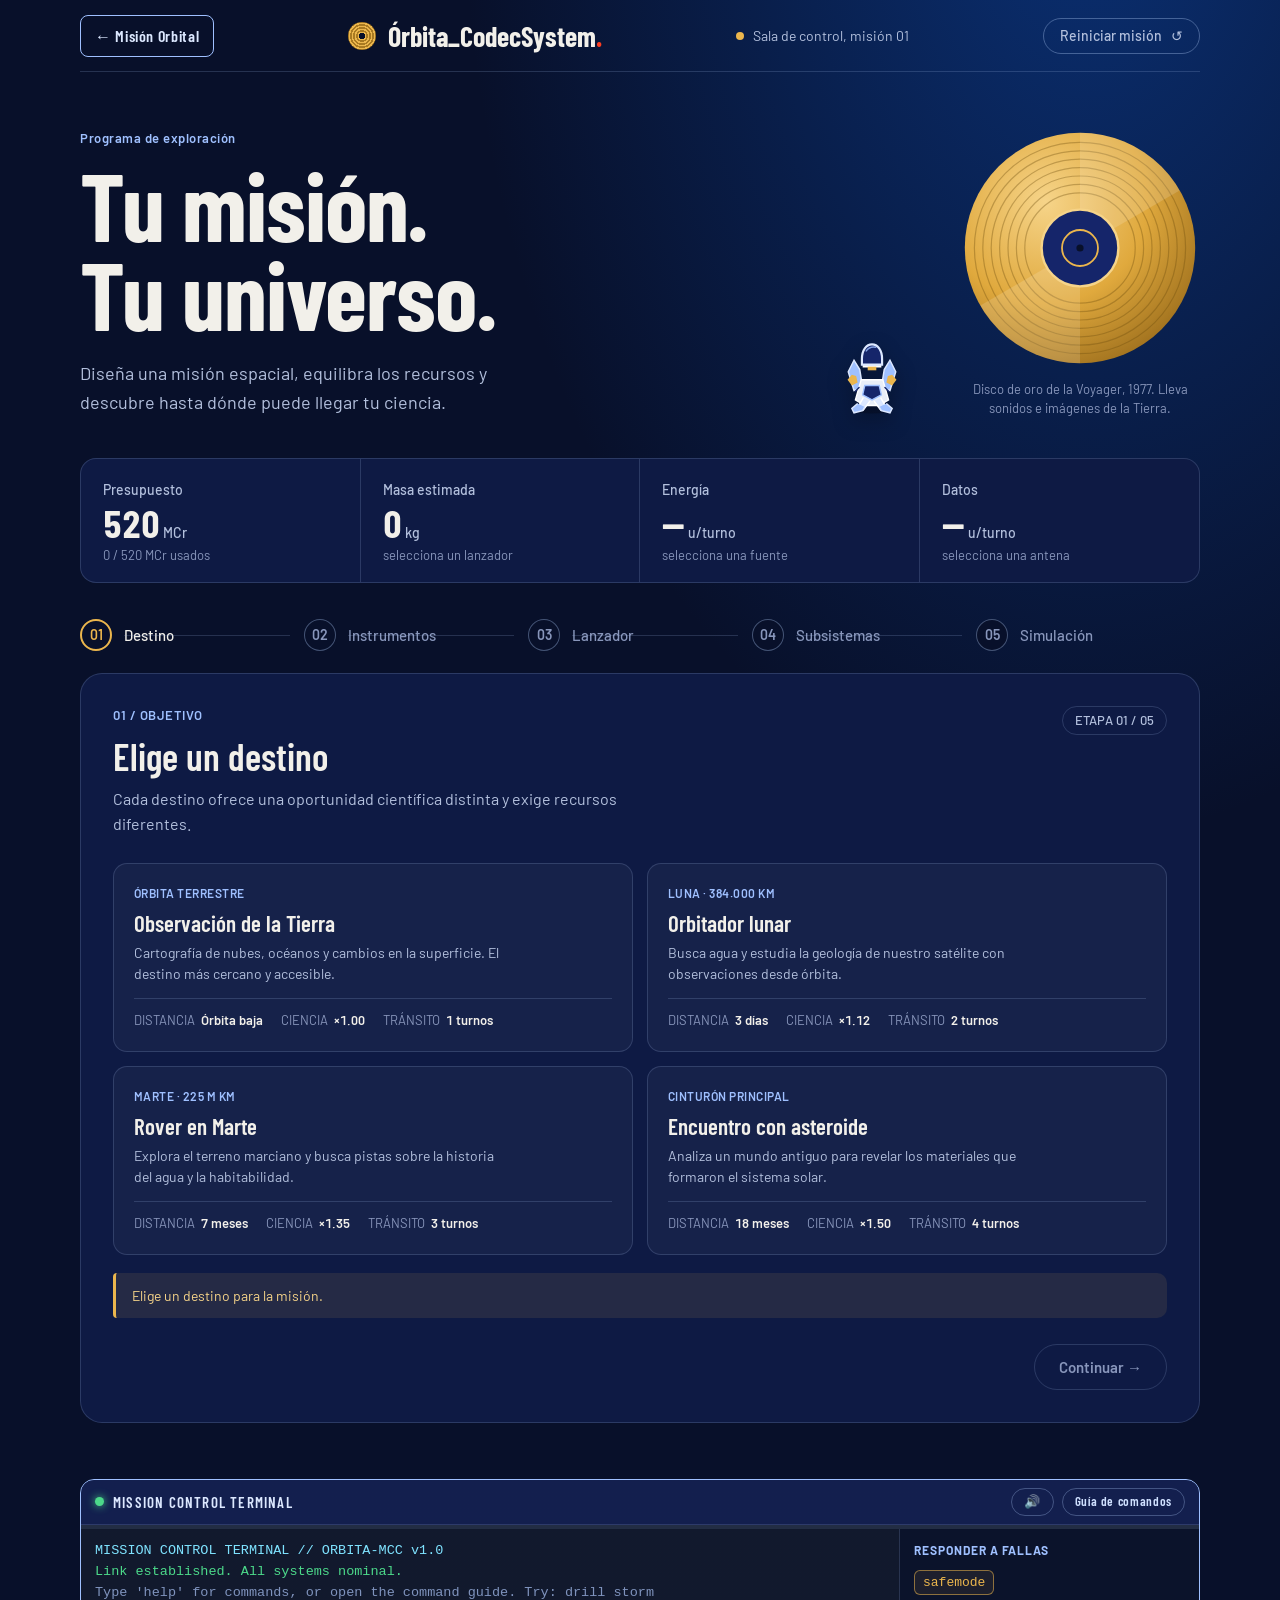
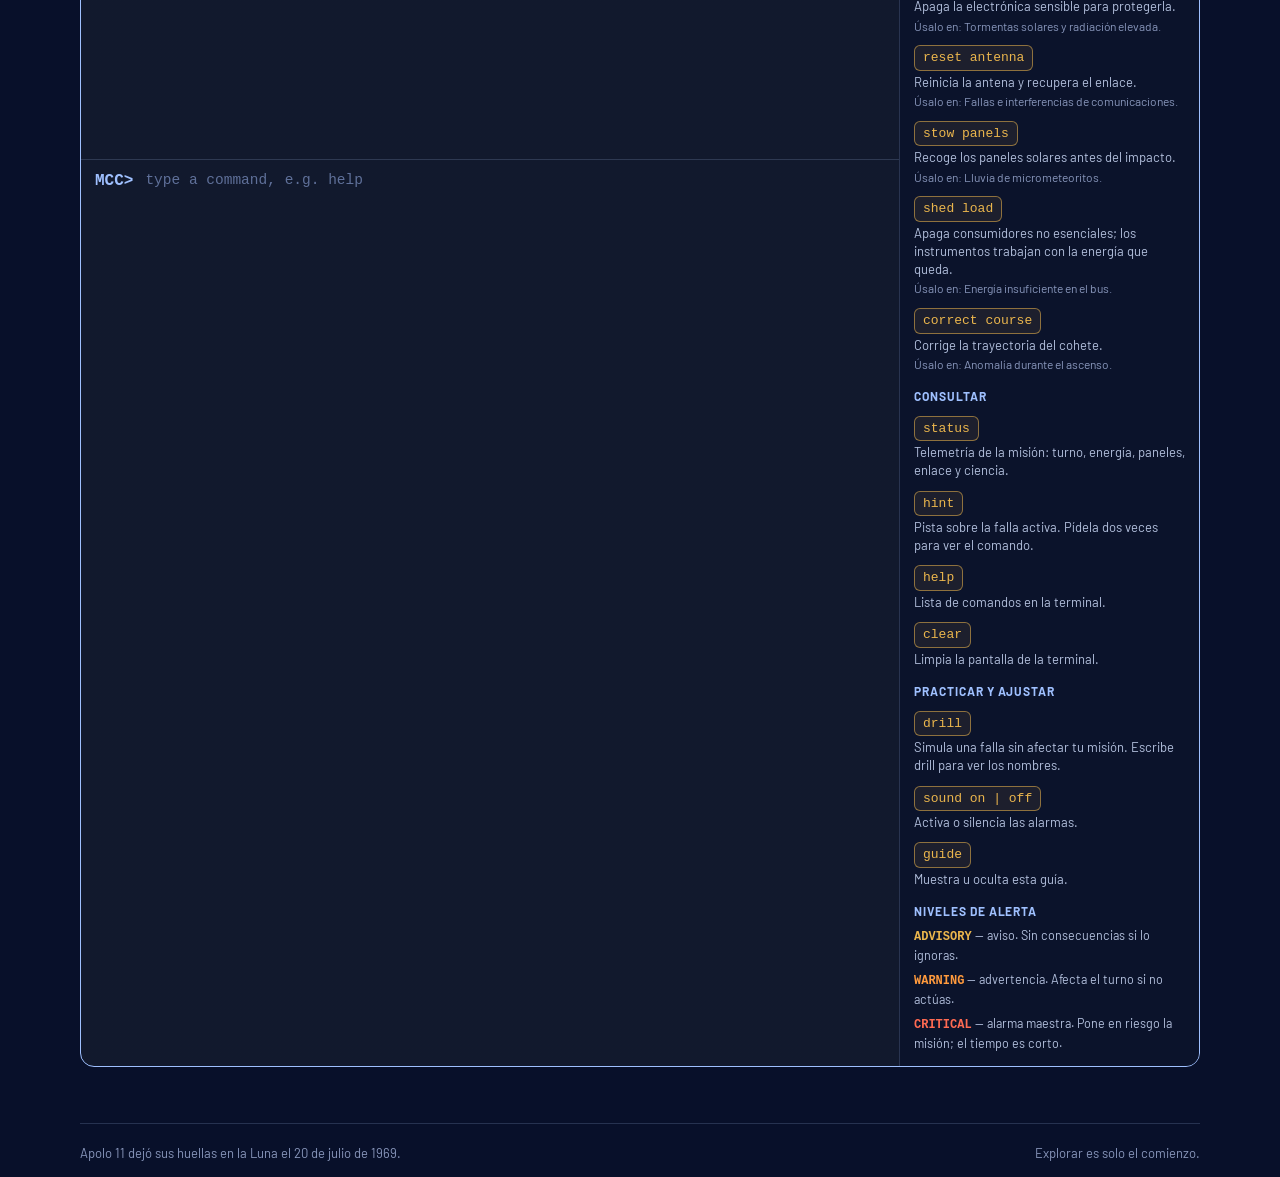
<file: SaladeControlDeMisiones.html>
<!doctype html>
<html lang="es">
  <head>
    <meta charset="utf-8">
    <meta name="viewport" content="width=device-width, initial-scale=1">
    <meta name="theme-color" content="#08102a">
    <meta name="description" content="Diseña una misión espacial y descubre si llega a cumplir sus objetivos.">
    <title>Órbita — Simulador de misiones espaciales</title>
    <link rel="preconnect" href="https://fonts.googleapis.com">
    <link rel="preconnect" href="https://fonts.gstatic.com" crossorigin>
    <link href="https://fonts.googleapis.com/css2?family=Barlow:wght@400;500;600&family=Barlow+Condensed:wght@500;600;700&display=swap" rel="stylesheet">
    <link rel="stylesheet" href="css/consola.css">
    <link rel="stylesheet" href="css/styleC.css">
    <script defer src="js/dataC.js"></script>
    <script defer src="js/state.js"></script>
    <script defer src="js/rules.js"></script>
    <script defer src="js/simulation.js"></script>
    <script defer src="js/ui.js"></script>
    <script defer src="js/consola.js"></script>
  </head>
  <body>
    <div class="page-shell">
      <header class="topbar">
        <a class="btn-nav" href="PaginaInicio.html">← Misión Orbital</a>
        <a class="brand" href="#" aria-label="Órbita, inicio">
          <span class="brand-mark" aria-hidden="true"></span>
          <span>Órbita_CodecSystem<span class="brand-period">.</span></span>
        </a>
        <span class="topbar-note"><span class="live-dot"></span> Sala de control, misión 01</span>
        <button class="reset-button" id="reset-button" type="button">Reiniciar misión <span aria-hidden="true">↺</span></button>
      </header>

      <main>
        <section class="intro">
          <div class="intro-copy-block">
            <p class="eyebrow">Programa de exploración</p>
            <h1>Tu misión.<span>Tu universo.</span></h1>
            <p class="intro-copy">Diseña una misión espacial, equilibra los recursos y descubre hasta dónde puede llegar tu ciencia.</p>
            <svg class="astronaut-float" viewBox="0 0 100 120" aria-hidden="true" focusable="false">
              <ellipse cx="50" cy="111" rx="26" ry="5" fill="#050b1b" opacity=".45"/>
              <path d="M25 42 17 58l8 26 12-4-4-25zM75 42l8 16-8 26-12-4 4-25z" fill="#9fc0ff" stroke="#dce8ff" stroke-width="2"/>
              <path d="m22 62-6 7 6 8 8-4-2-9zM78 62l6 7-6 8-8-4 2-9z" fill="#ebb64d"/>
              <path d="M35 69h30l8 28-13 8H40l-13-8z" fill="#e9eef8" stroke="#fff" stroke-width="2"/>
              <path d="M40 77h20l3 13-13 7-13-7z" fill="#15256a" stroke="#9fc0ff" stroke-width="2"/>
              <path d="m38 94-7 12 7 5 9-12M62 94l7 12-7 5-9-12" fill="#dce8ff" stroke="#fff" stroke-width="2"/>
              <path d="m30 102-8 7 3 6 12-3 3-5M70 102l8 7-3 6-12-3-3-5" fill="#9fc0ff" stroke="#dce8ff" stroke-width="2"/>
              <path d="M38 43c0-13 5-22 12-22s12 9 12 22v8H38z" fill="#e9eef8" stroke="#fff" stroke-width="2"/>
              <path d="M36 40c0-12 6-20 14-20s14 8 14 20v8H36z" fill="#15256a" stroke="#dce8ff" stroke-width="3"/>
              <path d="M42 29c3-4 8-6 13-5" fill="none" stroke="#9fc0ff" stroke-linecap="round" stroke-width="2" opacity=".8"/>
              <path d="M44 51h12v5H44z" fill="#ebb64d"/>
              <path d="m32 80-5 5M68 80l5 5" stroke="#15256a" stroke-linecap="round" stroke-width="2"/>
            </svg>
          </div>
          <figure class="record">
            <svg viewBox="0 0 200 200" role="img" aria-label="Disco de oro de la Voyager">
              <defs><radialGradient id="gold" cx="35%" cy="30%" r="80%"><stop offset="0" stop-color="#f6d489"/><stop offset=".55" stop-color="#e0a93d"/><stop offset="1" stop-color="#9a6c1b"/></radialGradient></defs>
              <circle cx="100" cy="100" r="96" fill="url(#gold)"/>
              <g transform="translate(100 100)" fill="none" stroke="#6b4a0e" stroke-opacity=".35">
                <circle r="88"/><circle r="81"/><circle r="74"/><circle r="67"/><circle r="60"/><circle r="53"/><circle r="46"/>
              </g>
              <path d="M100 100 L100 4 A96 96 0 0 1 183 52 Z" fill="#fff" opacity=".14"/>
              <path d="M100 100 L100 196 A96 96 0 0 1 17 148 Z" fill="#fff" opacity=".14"/>
              <circle cx="100" cy="100" r="32" fill="#15256a" stroke="#f6d489" stroke-width="2"/>
              <circle cx="100" cy="100" r="15" fill="none" stroke="#ebb64d" stroke-width="1.5"/>
              <circle cx="100" cy="100" r="3" fill="#08102a"/>
            </svg>
            <figcaption>Disco de oro de la Voyager, 1977. Lleva sonidos e imágenes de la Tierra.</figcaption>
          </figure>
        </section>

        <section class="status-strip" aria-label="Recursos de la misión">
          <div class="status-item">
            <span class="status-label">Presupuesto</span>
            <span class="status-value"><strong id="budget-value">—</strong><small> MCr</small></span>
            <span class="status-detail" id="budget-detail">disponible</span>
          </div>
          <div class="status-item">
            <span class="status-label">Masa estimada</span>
            <span class="status-value"><strong id="mass-value">—</strong><small> kg</small></span>
            <span class="status-detail" id="mass-detail">sin lanzador</span>
          </div>
          <div class="status-item">
            <span class="status-label">Energía</span>
            <span class="status-value"><strong id="energy-value">—</strong><small> u/turno</small></span>
            <span class="status-detail" id="energy-detail">sin fuente</span>
          </div>
          <div class="status-item">
            <span class="status-label">Datos</span>
            <span class="status-value"><strong id="data-value">—</strong><small> u/turno</small></span>
            <span class="status-detail" id="data-detail">sin antena</span>
          </div>
        </section>

        <nav class="step-nav" aria-label="Etapas de la misión">
          <ol id="step-list"></ol>
        </nav>

        <section class="workspace" id="workspace" aria-live="polite"></section>
        <div class="console-slot" id="console-slot">
          <section class="console" id="console" aria-label="Consola de control de misión" data-state="idle">
            <div class="console-banner" id="console-banner" role="alert"></div>
            <div class="console-bar">
              <span class="console-title"><i class="console-led" aria-hidden="true"></i> Mission control terminal</span>
              <span class="console-timer" id="console-timer" aria-hidden="true"></span>
              <span class="console-tools">
                <button type="button" id="console-sound" aria-pressed="true" aria-label="Activar o silenciar alarmas">🔊</button>
                <button type="button" id="console-guide-toggle" aria-expanded="true" aria-controls="console-guide">Guía de comandos</button>
              </span>
            </div>
            <div class="console-timebar" aria-hidden="true"><i id="console-timebar"></i></div>
            <div class="console-body with-guide" id="console-body">
              <div class="console-main">
                <div class="console-output" id="console-output" role="log" aria-live="polite" tabindex="0"></div>
                <label class="console-input-row">
                  <span class="console-prompt">MCC&gt;</span>
                  <input id="console-input" type="text" autocomplete="off" autocapitalize="off" spellcheck="false" aria-label="Escribe un comando" placeholder="type a command, e.g. help">
                </label>
              </div>
              <aside class="console-guide" id="console-guide" aria-label="Guía de comandos"></aside>
            </div>
          </section>
        </div>
      </main>

      <footer class="footer">
        <span>Apolo 11 dejó sus huellas en la Luna el 20 de julio de 1969.</span>
        <span>Explorar es solo el comienzo.</span>
      </footer>
    </div>
  </body>
</html>
</file>
<file: css/style.css>
:root {
    --bg: #060914;
    --panel: #0d1226;
    --line: #232c52;
    --text: #e6e9f5;
    --muted: #8e97bd;
    --amber: #ffb347;
    --teal: #5eead4
}

* {
    box-sizing: border-box
}

html,
body {
    height: 100%;
    margin: 0;
    background: var(--bg);
    color: var(--text);
    font: 15px/1.5 system-ui, -apple-system, "Segoe UI", Roboto, sans-serif
}

.layout {
    display: grid;
    grid-template-columns: 1fr 340px;
    height: 100%
}

.map-wrap {
    position: relative;
    min-height: 320px
}

#map {
    width: 100%;
    height: 100%;
    display: block
}

.hud {
    position: absolute;
    left: 16px;
    bottom: 14px;
    color: var(--muted)
}

.panel {
    background: var(--panel);
    border-left: 1px solid var(--line);
    padding: 18px;
    overflow: auto;
    display: flex;
    flex-direction: column;
    gap: 12px
}

h1 {
    margin: 0;
    font-size: 1.3rem
}

label {
    display: flex;
    justify-content: space-between;
    align-items: center;
    gap: 10px;
    color: var(--muted)
}

input,
select {
    background: var(--bg);
    color: var(--text);
    border: 1px solid var(--line);
    border-radius: 6px;
    padding: 6px 8px;
    font: inherit;
    width: 150px
}

fieldset {
    border: 1px solid var(--line);
    border-radius: 8px;
    display: flex;
    flex-direction: column;
    gap: 8px
}

.row {
    display: flex;
    gap: 6px
}

button {
    background: var(--bg);
    color: var(--text);
    border: 1px solid var(--line);
    border-radius: 6px;
    padding: 7px 10px;
    font: inherit;
    cursor: pointer;
    flex: 1
}

button:hover {
    border-color: var(--teal)
}

button.primary {
    background: var(--amber);
    border-color: var(--amber);
    color: #1a1100;
    font-weight: 600
}

:focus-visible {
    outline: 2px solid var(--teal);
    outline-offset: 2px
}

.readout {
    display: grid;
    grid-template-columns: 1fr auto;
    gap: 4px 10px;
    margin: 0
}

.readout dt {
    color: var(--muted)
}

.readout dd {
    margin: 0;
    text-align: right
}

#msg {
    min-height: 3em;
    margin: 0
}

#apodbox img {
    max-width: 100%;
    border-radius: 6px
}

@media(max-width:800px) {
    .layout {
        grid-template-columns: 1fr;
        grid-template-rows: 55vh auto;
        height: auto
    }

    .panel {
        border-left: 0;
        border-top: 1px solid var(--line)
    }
}

/* ===== Capa educativa: modo Explorador/Ingeniero, pistas, glosario ===== */

.top {
    display:flex;
    justify-content:space-between;
    align-items:center;
    gap:3px
}

.modes {
    display:flex;
    gap:4px
}

.modes button {
    flex:none;
    padding:5px 9px
}

.modes button[aria-pressed="true"] {
    background:var(--teal);
    border-color:var(--teal);
    color:#04201c;
    font-weight:600
}

.hint {
    margin:0;
    padding:10px 12px;
    border:1px solid var(--line);
    border-left:4px solid var(--amber);
    border-radius:6px;
    background:var(--bg)
}

.term {
    flex:none;
    width:22px;
    height:22px;
    padding:0;
    border-radius:50%;
    font-size:.8rem;
    color:var(--teal);
    margin-left:4px
}

.term.wide {
    width:auto;
    border-radius:6px;
    padding:4px 10px;
    margin:6px 0 0
}

[data-mode="explorer"] .eng,[data-mode="engineer"] .kid {
    display:none
}

.gauge {
    display:flex;
    flex-direction:column;
    gap:4px
}

progress {
    width:100%;
    height:14px;
    accent-color:var(--amber)
}

#steps {
    margin:8px 0;
    padding-left:20px;
    display:flex;
    flex-direction:column;
    gap:6px
}

details>summary {
    cursor:pointer;
    color:var(--teal)
}

dialog {
    background:var(--panel);
    color:var(--text);
    border:1px solid var(--line);
    border-radius:10px;
    max-width:560px;
    max-height:80vh;
    overflow:auto
}

dialog::backdrop {
    background:rgba(0,0,0,.6)
}

dialog h3 {
    margin:0 0 6px
}

dialog p {
    margin:4px 0
}

dialog dt {
    color:var(--amber);
    margin-top:8px
}

dialog dd {
    margin:0
}
.btn-nav {
    display: inline-block;
    padding: 8px 10px;
    border: 1px solid currentColor;
    border-radius: 8px;
    text-decoration: none;
    color: inherit;
    font-size: 0.9rem;
}
.btn-nav:hover { opacity: 0.8; }
</file>
<file: css/consola.css>
/* Consola de control de misión.
   Niveles: advisory (aviso) · warning (advertencia) · critical (crítica).
   Estados: idle (en calma) · alert (falla activa) · cleared (resuelta) · failed (sin resolver). */

.console-slot { margin: 0 0 56px; }

.console {
  --sev: #9fc0ff;
  --sev-soft: rgba(159, 192, 255, .08);
  position: relative;
  overflow: hidden;
  border: 1px solid var(--sev);
  border-radius: 14px;
  background: linear-gradient(var(--sev-soft), var(--sev-soft)), #050b1b;
  color: #cfe0ff;
  font-family: ui-monospace, SFMono-Regular, Menlo, Consolas, "Liberation Mono", monospace;
  transition: border-color .2s ease, background-color .2s ease;
}
.console[data-sev="advisory"] { --sev: #ebb64d; --sev-soft: rgba(235, 182, 77, .13); }
.console[data-sev="warning"]  { --sev: #ff9a3d; --sev-soft: rgba(255, 154, 61, .16); }
.console[data-sev="critical"] { --sev: #fc3d21; --sev-soft: rgba(252, 61, 33, .22); }
.console[data-state="cleared"] { --sev: #4cd98a; --sev-soft: rgba(76, 217, 138, .16); }
.console[data-state="failed"]  { --sev: #fc3d21; --sev-soft: rgba(252, 61, 33, .3); }

/* Acoplada abajo de la pantalla cuando hay una falla */
.console.is-docked {
  position: fixed;
  left: 0; right: 0; bottom: 12px;
  z-index: 1000;
  width: min(1120px, calc(100% - 24px));
  margin: 0 auto;
  box-shadow: 0 0 0 1px var(--sev), 0 -10px 40px -8px var(--sev);
}
body.console-docked { padding-bottom: min(52vh, 430px); }

/* Banner de alarma */
.console-banner {
  display: none;
  padding: 7px 14px;
  background: var(--sev);
  color: #1b0502;
  font-size: 13px;
  font-weight: 800;
  letter-spacing: .08em;
  text-transform: uppercase;
}
.console[data-state="alert"] .console-banner,
.console[data-state="cleared"] .console-banner,
.console[data-state="failed"] .console-banner { display: block; }
.console[data-state="cleared"] .console-banner { color: #03180d; }
.console[data-state="failed"] .console-banner { color: #fff; }

/* Barra superior */
.console-bar {
  display: flex; align-items: center; gap: 14px;
  padding: 8px 14px;
  background: rgba(21, 37, 106, .55);
  border-bottom: 1px solid rgba(159, 184, 230, .18);
  font-family: "Barlow Condensed", "Barlow", sans-serif;
  font-size: 15px; font-weight: 600; letter-spacing: .08em; text-transform: uppercase;
}
.console-title { display: inline-flex; align-items: center; gap: 9px; flex: 1; color: #dce8ff; }
.console-led { width: 9px; height: 9px; border-radius: 50%; background: #4cd98a; box-shadow: 0 0 8px #4cd98a; }
.console[data-state="alert"] .console-led,
.console[data-state="failed"] .console-led { background: var(--sev); box-shadow: 0 0 10px var(--sev); }
.console-timer { min-width: 74px; text-align: right; color: var(--sev); font-size: 20px; font-variant-numeric: tabular-nums; }
.console-tools { display: flex; gap: 8px; }
.console-tools button {
  min-height: 28px; padding: 0 12px;
  border: 1px solid rgba(159, 184, 230, .35); border-radius: 999px;
  background: transparent; color: #cfe0ff; cursor: pointer;
  font: inherit; font-size: 13px; letter-spacing: .05em;
}
.console-tools button:hover { background: rgba(159, 184, 230, .14); }
.console-tools button[aria-pressed="false"] { opacity: .55; }

/* Barra de tiempo */
.console-timebar { height: 4px; background: rgba(159, 184, 230, .12); }
.console-timebar i { display: block; width: 0; height: 100%; background: var(--sev); transition: width 1s linear; }
.console[data-state="alert"][data-sev="critical"] .console-timebar i.low { animation: bar-blink .5s steps(2) infinite; }

/* Cuerpo: terminal + guía */
.console-body { display: grid; grid-template-columns: 1fr; }
.console-body.with-guide { grid-template-columns: 1fr 300px; }
.console-main { min-width: 0; display: flex; flex-direction: column; }
.console-output {
  height: 230px; overflow-y: auto; padding: 12px 14px;
  font-size: 13.5px; line-height: 1.55;
}
.console.is-docked .console-output { height: min(26vh, 220px); }
.console-output p { margin: 0; white-space: pre-wrap; overflow-wrap: anywhere; }
.console-output .dim  { color: #7f93bd; }
.console-output .cmd  { color: #ebb64d; }
.console-output .ok   { color: #4cd98a; }
.console-output .adv  { color: #ebb64d; }
.console-output .warn { color: #ff9a3d; }
.console-output .crit { color: #ff6a52; font-weight: 700; }
.console-output .bad  { color: #ff6a52; }
.console-output .tlm  { color: #9fc0ff; }
.console-output .hint { color: #7fe3ff; }
.console-output .rule { color: var(--sev); }

.console-input-row {
  display: flex; align-items: center; gap: 10px;
  padding: 9px 14px; border-top: 1px solid rgba(159, 184, 230, .2);
}
.console-prompt { color: var(--sev); font-weight: 700; white-space: nowrap; }
.console-input-row input {
  flex: 1; min-width: 0; border: 0; outline: 0; background: transparent;
  color: #fff; font: inherit; font-size: 14.5px; caret-color: var(--sev);
}
.console-input-row input::placeholder { color: #5f7099; }
.console-input-row:focus-within { background: rgba(159, 184, 230, .06); }

/* Guía de comandos */
.console-guide {
  display: none;
  max-height: 100%; overflow-y: auto;
  padding: 12px 14px 14px;
  border-left: 1px solid rgba(159, 184, 230, .2);
  background: rgba(8, 16, 42, .6);
  font-family: "Barlow", "Helvetica Neue", Arial, sans-serif;
}
.console-body.with-guide .console-guide { display: block; }
.console.is-docked .console-guide { max-height: min(34vh, 290px); }
.console-guide h4 {
  margin: 14px 0 6px; color: var(--ice); font-size: 12px; font-weight: 700;
  letter-spacing: .08em; text-transform: uppercase;
}
.console-guide h4:first-child { margin-top: 0; }
.console-guide dl { margin: 0; }
.console-guide dt { margin-top: 9px; }
.console-guide dd { margin: 2px 0 0; color: #b3c0dd; font-size: 13px; line-height: 1.4; }
.console-guide dd small { display: block; margin-top: 2px; color: #8896bb; font-size: 12px; }
.guide-cmd {
  padding: 2px 8px; border: 1px solid rgba(235, 182, 77, .55); border-radius: 6px;
  background: rgba(235, 182, 77, .08); color: #ebb64d; cursor: pointer;
  font-family: ui-monospace, SFMono-Regular, Menlo, Consolas, monospace; font-size: 13px;
}
.guide-cmd:hover { background: rgba(235, 182, 77, .2); }
.guide-levels { margin: 6px 0 0; padding: 0; list-style: none; font-size: 12.5px; color: #b3c0dd; }
.guide-levels li { margin-top: 5px; }
.guide-levels b { font-family: ui-monospace, Menlo, Consolas, monospace; font-size: 12px; }
.lvl-adv { color: #ebb64d; } .lvl-warn { color: #ff9a3d; } .lvl-crit { color: #ff6a52; }

/* Viñeta roja en toda la pantalla durante una alarma */
.alarm-vignette {
  position: fixed; inset: 0; z-index: 999; pointer-events: none; opacity: 0;
  box-shadow: inset 0 0 130px 30px rgba(252, 61, 33, .6);
  transition: opacity .3s ease;
}
body.alarm-critical .alarm-vignette { opacity: 1; animation: vignette-pulse 1s ease-in-out infinite; }
body.alarm-warning .alarm-vignette { opacity: .45; box-shadow: inset 0 0 110px 14px rgba(255, 154, 61, .5); }

/* Animaciones: solo la alarma crítica es agresiva */
.console[data-state="alert"][data-sev="critical"] { animation: console-shake .45s linear 1, console-flash .9s ease-in-out .45s infinite; }
.console[data-state="alert"][data-sev="critical"] .console-banner { animation: banner-blink .8s steps(2) infinite; }
.console[data-state="alert"][data-sev="warning"] { animation: console-flash 1.8s ease-in-out infinite; }
.console[data-state="alert"][data-sev="advisory"] { animation: console-flash 3s ease-in-out infinite; }
.console.rejected { animation: console-shake .3s linear 1 !important; }

@keyframes console-shake {
  0%, 100% { transform: translateX(0); } 20% { transform: translateX(-6px); } 40% { transform: translateX(6px); }
  60% { transform: translateX(-4px); } 80% { transform: translateX(4px); }
}
@keyframes console-flash { 0%, 100% { filter: brightness(1); } 50% { filter: brightness(1.28); } }
@keyframes banner-blink { 50% { background: #7a1408; color: #ffd6cf; } }
@keyframes bar-blink { 50% { opacity: .25; } }
@keyframes vignette-pulse { 0%, 100% { opacity: .35; } 50% { opacity: 1; } }

@media (prefers-reduced-motion: reduce) {
  .console, .console .console-banner, .console-timebar i, .alarm-vignette { animation: none !important; }
  body.alarm-critical .alarm-vignette { opacity: .8; }
}

@media (max-width: 820px) {
  .console-body.with-guide { grid-template-columns: 1fr; }
  .console-guide { border-left: 0; border-top: 1px solid rgba(159, 184, 230, .2); max-height: 220px; }
  .console-title { font-size: 13px; }
  .console-timer { font-size: 17px; min-width: 60px; }
}

/* Registro de la simulación: fila de alerta pendiente */
.log-entry.pending { border-color: var(--red); background: rgba(252, 61, 33, .14); color: var(--red-text); animation: pending-pulse 1.1s ease-in-out infinite; }
@keyframes pending-pulse { 50% { background: rgba(252, 61, 33, .26); } }
@media (prefers-reduced-motion: reduce) { .log-entry.pending { animation: none; } }
</file>
<file: css/styleC.css>
/* Órbita — rediseño. Mismas clases que usa ui.js: no hace falta tocar el JS. */
:root {
  color-scheme: dark;
  --space: #08102a;
  --panel: #0e1a44;
  --panel-2: #15256a;
  --line: rgba(159, 184, 230, .2);
  --line-strong: rgba(159, 184, 230, .4);
  --text: #f2f0ea;
  --muted: #b3c0dd;
  --faint: #8896bb;
  --gold: #ebb64d;
  --gold-ink: #2a1d03;
  --red: #fc3d21;
  --red-text: #ff9484;
  --ice: #9fc0ff;
  --ease-out: cubic-bezier(0.23, 1, 0.32, 1);
  font-family: "Barlow", "Helvetica Neue", Helvetica, Arial, sans-serif;
}

* {
  box-sizing: border-box;
}

body {
  min-width: 320px;
  min-height: 100vh;
  margin: 0;
  color: var(--text);
  line-height: 1.5;
  background: radial-gradient(ellipse 70% 50% at 85% -5%, rgba(11, 61, 145, .7), transparent 70%), var(--space);
}

button {
  font: inherit;
}

:focus-visible {
  outline: 2px solid var(--gold);
  outline-offset: 3px;
}

strong,
h1,
h2,
h3,
.brand,
.status-value,
.hud-value,
.report-score {
  font-family: "Barlow Condensed", "Barlow", sans-serif;
}

.page-shell {
  width: min(1120px, calc(100% - 48px));
  margin: 0 auto;
}

/* Barra superior */
.topbar {
  height: 72px;
  display: flex;
  align-items: center;
  justify-content: space-between;
  border-bottom: 1px solid var(--line);
}

.brand {
  display: inline-flex;
  gap: 12px;
  align-items: center;
  color: var(--text);
  text-decoration: none;
  font-size: 28px;
  font-weight: 700;
}

.brand-mark {
  width: 28px;
  height: 28px;
  border-radius: 50%;
  background: radial-gradient(circle, var(--space) 0 3px, transparent 3.5px), repeating-radial-gradient(circle, var(--gold) 0 1.5px, #a97a22 1.5px 3px);
}

.brand-period {
  color: var(--red);
}

.topbar-note {
  display: flex;
  align-items: center;
  gap: 9px;
  color: var(--muted);
  font-size: 14px;
}

.live-dot {
  width: 8px;
  height: 8px;
  border-radius: 50%;
  background: var(--gold);
}

.reset-button {
  min-height: 36px;
  padding: 0 16px;
  border: 1px solid var(--line-strong);
  border-radius: 999px;
  background: transparent;
  color: var(--muted);
  cursor: pointer;
  font-size: 14px;
  font-weight: 500;
  transition: color .15s ease, border-color .15s ease, transform .15s var(--ease-out);
}

.reset-button:active {
  transform: scale(.97);
}

.reset-button span {
  margin-left: 6px;
}

/* Portada: el disco de oro de la Voyager es lo memorable */
.intro {
  display: grid;
  grid-template-columns: 1fr 240px;
  gap: 48px;
  align-items: center;
  padding: 56px 0 40px;
}

.intro-copy-block {
  position: relative;
  padding-right: 88px;
}

.eyebrow {
  margin: 0 0 12px;
  color: var(--ice);
  font-size: 13px;
  font-weight: 600;
  letter-spacing: .04em;
}

h1 {
  margin: 0;
  font-size: clamp(52px, 8vw, 96px);
  font-weight: 700;
  line-height: .92;
  letter-spacing: -.01em;
}

h1 span {
  display: block;
}

.intro-copy {
  max-width: 44ch;
  margin: 22px 0 0;
  color: var(--muted);
  font-size: 18px;
  line-height: 1.6;
}

.astronaut-float {
  position: absolute;
  right: 4px;
  bottom: 0;
  width: 72px;
  height: auto;
  overflow: visible;
  filter: drop-shadow(0 8px 10px rgba(0, 0, 0, .28));
  animation: astronaut-bounce 2.8s ease-in-out infinite;
  pointer-events: none;
}

.record {
  margin: 0;
  text-align: center;
}

.record svg {
  display: block;
  width: 100%;
  height: auto;
  animation: record-in 1.4s var(--ease-out) both;
}

.record figcaption {
  margin-top: 12px;
  color: var(--faint);
  font-size: 13px;
  line-height: 1.45;
}

@keyframes record-in {
  from {
    opacity: 0;
    transform: rotate(-160deg) scale(.92);
  }

  to {
    opacity: 1;
    transform: none;
  }
}

@keyframes astronaut-bounce {

  0%,
  100% {
    transform: translateY(0) rotate(-7deg);
  }

  50% {
    transform: translateY(-16px) rotate(7deg);
  }
}

/* Telemetría */
.status-strip {
  display: grid;
  grid-template-columns: repeat(4, 1fr);
  overflow: hidden;
  border: 1px solid var(--line);
  border-radius: 16px;
  background: var(--panel);
}

.status-item {
  padding: 18px 22px 16px;
  border-right: 1px solid var(--line);
}

.status-item:last-child {
  border-right: 0;
}

.status-label {
  color: var(--muted);
  font-size: 14px;
  font-weight: 500;
}

.status-value {
  display: block;
  margin-top: 2px;
  font-size: 38px;
  font-weight: 600;
  line-height: 1.1;
  font-variant-numeric: tabular-nums;
}

.status-value small {
  color: var(--muted);
  font-family: "Barlow", sans-serif;
  font-size: 14px;
  font-weight: 500;
}

.status-detail {
  display: block;
  margin-top: 2px;
  color: var(--faint);
  font-size: 13px;
}

.status-item.is-over .status-value,
.status-item.is-over .status-detail {
  color: var(--red-text);
}

.status-item.is-good .status-value {
  color: var(--gold);
}

/* Etapas: sí es una secuencia, así que va numerada */
.step-nav {
  margin: 36px 0 22px;
}

.step-nav ol {
  display: grid;
  grid-template-columns: repeat(5, 1fr);
  margin: 0;
  padding: 0;
  list-style: none;
}

.step-nav li {
  position: relative;
  display: flex;
  align-items: center;
  gap: 12px;
  color: var(--faint);
  font-size: 15px;
  font-weight: 500;
}

.step-nav li:not(:last-child)::after {
  position: absolute;
  top: 50%;
  left: 44px;
  right: 14px;
  height: 1px;
  background: var(--line);
  content: "";
}

.step-number {
  z-index: 1;
  display: grid;
  width: 32px;
  height: 32px;
  flex: 0 0 32px;
  place-items: center;
  border: 1px solid var(--line-strong);
  border-radius: 50%;
  background: var(--space);
  font-size: 14px;
  font-weight: 600;
}

.step-nav li.active {
  color: var(--text);
}

.step-nav li.active .step-number {
  border: 2px solid var(--gold);
  color: var(--gold);
}

.step-nav li.done {
  color: var(--muted);
}

.step-nav li.done .step-number {
  border-color: var(--gold);
  background: var(--gold);
  color: var(--gold-ink);
}

.step-nav li.done::after {
  background: var(--gold);
}

/* Zona de trabajo */
.workspace {
  min-height: 360px;
  margin-bottom: 56px;
  padding: 32px;
  border: 1px solid var(--line);
  border-radius: 22px;
  background: var(--panel);
}

.workspace-head {
  display: flex;
  align-items: flex-start;
  justify-content: space-between;
  gap: 20px;
  margin-bottom: 26px;
}

.workspace-title {
  margin: 0;
  font-size: 38px;
  font-weight: 600;
  line-height: 1.05;
}

.workspace-subtitle {
  max-width: 62ch;
  margin: 10px 0 0;
  color: var(--muted);
  font-size: 16px;
  line-height: 1.55;
}

.phase-mark {
  padding: 4px 12px;
  border: 1px solid var(--line);
  border-radius: 999px;
  color: var(--muted);
  font-size: 13px;
  font-weight: 500;
  white-space: nowrap;
}

.card-grid {
  display: grid;
  grid-template-columns: repeat(2, minmax(0, 1fr));
  gap: 14px;
}

/* Tarjetas de elección: borde y color cambian al instante, sin animación (se usan a cada rato) */
.choice-card {
  position: relative;
  display: block;
  min-height: 150px;
  padding: 20px;
  border: 1px solid var(--line);
  border-radius: 14px;
  background: rgba(255, 255, 255, .035);
  color: var(--text);
  cursor: pointer;
  text-align: left;
  transition: border-color .15s ease, background-color .15s ease, transform .12s var(--ease-out);
}

.choice-card:active {
  transform: scale(.985);
}

.choice-card.selected {
  border-color: var(--gold);
  background: rgba(235, 182, 77, .1);
}

.choice-card[aria-pressed="true"]::after {
  position: absolute;
  top: 16px;
  right: 16px;
  display: grid;
  width: 24px;
  height: 24px;
  place-items: center;
  border-radius: 50%;
  background: var(--gold);
  color: var(--gold-ink);
  content: "✓";
  font-size: 14px;
  font-weight: 700;
}

.card-tag {
  display: block;
  margin-bottom: 8px;
  color: var(--ice);
  font-size: 12px;
  font-weight: 600;
  letter-spacing: .04em;
}

.card-title {
  display: block;
  margin-bottom: 6px;
  padding-right: 30px;
  font: 600 23px/1.15 "Barlow Condensed", sans-serif;
}

.card-description {
  display: block;
  max-width: 46ch;
  color: var(--muted);
  font-size: 14px;
  line-height: 1.5;
}

.card-stats {
  display: flex;
  flex-wrap: wrap;
  gap: 6px 18px;
  margin-top: 14px;
  padding-top: 12px;
  border-top: 1px solid var(--line);
  color: var(--faint);
  font-size: 13px;
  font-variant-numeric: tabular-nums;
}

.card-stats span {
  white-space: nowrap;
}

.card-stats strong {
  margin-left: 3px;
  color: var(--text);
  font-family: "Barlow", sans-serif;
  font-weight: 600;
}

.instrument-card {
  min-height: 170px;
}

.selection-count {
  display: block;
  margin-top: 14px;
  color: var(--muted);
  font-size: 14px;
}

/* Avisos y botones */
.validation {
  margin-top: 18px;
  padding: 12px 16px;
  border-left: 3px solid var(--gold);
  border-radius: 4px 10px 10px 4px;
  background: rgba(235, 182, 77, .1);
  color: #f6d489;
  font-size: 14px;
  line-height: 1.5;
}

.validation.error {
  border-color: var(--red);
  background: rgba(252, 61, 33, .12);
  color: var(--red-text);
}

.actions {
  display: flex;
  align-items: center;
  justify-content: space-between;
  gap: 16px;
  margin-top: 26px;
}

.action-right {
  display: flex;
  gap: 10px;
  margin-left: auto;
}

.button {
  min-height: 46px;
  padding: 0 24px;
  border: 1px solid var(--line-strong);
  border-radius: 999px;
  background: transparent;
  color: var(--text);
  cursor: pointer;
  font-size: 15px;
  font-weight: 600;
  transition: background-color .15s ease, border-color .15s ease, transform .12s var(--ease-out);
}

.button:active:not(:disabled) {
  transform: scale(.97);
}

.button.primary {
  border-color: var(--gold);
  background: var(--gold);
  color: var(--gold-ink);
}

.button:disabled {
  border-color: var(--line);
  background: transparent;
  color: var(--faint);
  cursor: not-allowed;
}

.button.danger {
  color: var(--red-text);
}

/* Simulación */
.mission-hud {
  display: grid;
  grid-template-columns: 1.4fr 1fr 1fr;
  gap: 12px;
  margin: 20px 0;
}

.hud-cell {
  padding: 16px 18px;
  border: 1px solid var(--line);
  border-radius: 14px;
  background: rgba(255, 255, 255, .035);
}

.hud-label {
  display: block;
  color: var(--muted);
  font-size: 14px;
}

.hud-value {
  display: block;
  margin-top: 2px;
  font-size: 30px;
  font-weight: 600;
  font-variant-numeric: tabular-nums;
}

.progress-track {
  height: 6px;
  margin-top: 12px;
  overflow: hidden;
  border-radius: 999px;
  background: rgba(159, 184, 230, .2);
}

.progress-fill {
  height: 100%;
  border-radius: inherit;
  background: var(--gold);
}

.log {
  display: grid;
  gap: 8px;
  max-height: 260px;
  margin: 0;
  padding: 0;
  overflow: auto;
  list-style: none;
}

.log-entry {
  display: grid;
  grid-template-columns: 110px 1fr;
  gap: 14px;
  padding: 12px 16px;
  border-left: 3px solid var(--ice);
  border-radius: 4px 10px 10px 4px;
  background: rgba(255, 255, 255, .04);
  color: var(--text);
  font-size: 14px;
  line-height: 1.5;
}

.log-entry.event {
  border-color: var(--red);
}

.log-entry.success {
  border-color: var(--gold);
}

.log-turn {
  color: var(--muted);
  font-size: 13px;
  font-weight: 600;
  font-variant-numeric: tabular-nums;
}

.log-entry:first-child {
  animation: entry-in .22s var(--ease-out) both;
}

/* solo el registro nuevo de cada turno */
@keyframes entry-in {
  from {
    opacity: 0;
    transform: translateY(6px);
  }

  to {
    opacity: 1;
    transform: none;
  }
}

/* Secuencia de lanzamiento */
.launch-cinema {
  overflow: hidden;
  border: 1px solid var(--line);
  border-radius: 16px;
  background: #080f27;
}

.cinema-header,
.cinema-footer {
  display: flex;
  align-items: center;
  justify-content: space-between;
  gap: 16px;
  padding: 12px 16px;
  color: var(--muted);
  font-size: 12px;
  font-weight: 600;
  letter-spacing: .04em;
}

.cinema-header {
  border-bottom: 1px solid var(--line);
}

.cinema-live {
  display: inline-flex;
  align-items: center;
  gap: 7px;
  color: var(--red-text);
}

.cinema-live i {
  width: 7px;
  height: 7px;
  border-radius: 50%;
  background: var(--red);
  animation: live-pulse 1s ease-in-out infinite;
}

.launch-scene {
  position: relative;
  height: 300px;
  overflow: hidden;
  background: radial-gradient(ellipse at 50% 100%, rgba(35, 75, 141, .48), transparent 58%), linear-gradient(180deg, #090f29 0%, #14285c 100%);
}

.launch-stars {
  position: absolute;
  inset: 0;
  opacity: .75;
  background-image: radial-gradient(circle, #fff 1px, transparent 1.5px), radial-gradient(circle, #9fc0ff 1px, transparent 1.5px);
  background-position: 12px 18px, 44px 62px;
  background-size: 83px 71px, 113px 97px;
  animation: stars-drift 8s linear infinite;
}

.launch-moon {
  position: absolute;
  top: 28px;
  right: 12%;
  width: 58px;
  aspect-ratio: 1;
  border-radius: 50%;
  background: radial-gradient(circle at 35% 32%, #f5d992, #c58f37 72%);
  box-shadow: 0 0 32px rgba(235, 182, 77, .2);
}

.launch-atmosphere {
  position: absolute;
  right: -10%;
  bottom: -96px;
  left: -10%;
  height: 160px;
  border-radius: 50% 50% 0 0;
  background: linear-gradient(180deg, rgba(47, 105, 179, .8), rgba(11, 24, 58, .98));
  box-shadow: 0 -8px 32px rgba(105, 170, 255, .35);
}

.launch-ground {
  position: absolute;
  right: 0;
  bottom: 0;
  left: 0;
  height: 22px;
  background: linear-gradient(180deg, #17234a, #080f27);
}

.launch-pad {
  position: absolute;
  bottom: 20px;
  left: 50%;
  width: 126px;
  height: 80px;
  transform: translateX(-50%);
}

.launch-tower {
  position: absolute;
  bottom: 0;
  left: 23px;
  width: 8px;
  height: 75px;
  background: repeating-linear-gradient(180deg, #9aa8c4 0 5px, #647392 5px 9px);
}

.launch-tower::before,
.launch-tower::after {
  position: absolute;
  left: 7px;
  width: 38px;
  height: 4px;
  background: #9aa8c4;
  content: "";
}

.launch-tower::before {
  top: 18px;
}

.launch-tower::after {
  top: 43px;
}

.launch-platform {
  position: absolute;
  right: 7px;
  bottom: 0;
  left: 7px;
  height: 7px;
  border-radius: 4px;
  background: #c1cbe0;
  box-shadow: 0 0 16px rgba(159, 192, 255, .25);
}

.launch-rocket {
  position: absolute;
  bottom: 26px;
  left: 50%;
  width: 36px;
  height: 104px;
  transform: translateX(-50%);
  animation: rocket-ascent 1.7s cubic-bezier(.42, 0, .78, .25) 2.8s both;
}

.rocket-body {
  position: absolute;
  top: 24px;
  left: 5px;
  width: 26px;
  height: 63px;
  border: 1px solid #fff;
  border-radius: 45% 45% 18% 18%;
  background: linear-gradient(90deg, #cbd6eb, #fff 48%, #b4c3df);
}

.rocket-nose {
  position: absolute;
  top: 3px;
  left: 5px;
  width: 26px;
  height: 31px;
  border: 1px solid #fff;
  border-radius: 80% 80% 15% 15%;
  background: linear-gradient(90deg, #d43c31, #fc5b43 55%, #c12e28);
}

.rocket-window {
  position: absolute;
  top: 41px;
  left: 12px;
  width: 12px;
  height: 12px;
  border: 2px solid #dce8ff;
  border-radius: 50%;
  background: #15256a;
  box-shadow: inset 0 0 0 2px #4e77b7;
}

.rocket-fin {
  position: absolute;
  bottom: 20px;
  width: 12px;
  height: 28px;
  background: #fc3d21;
}

.rocket-fin-left {
  left: 0;
  clip-path: polygon(0 100%, 100% 0, 100% 100%);
}

.rocket-fin-right {
  right: 0;
  clip-path: polygon(0 0, 100% 100%, 0 100%);
}

.rocket-flame {
  position: absolute;
  bottom: -13px;
  left: 12px;
  width: 12px;
  height: 27px;
  transform: scaleY(.2);
  transform-origin: top;
  border-radius: 50% 50% 45% 45%;
  background: linear-gradient(180deg, #fff4bf 0%, #ffbd43 38%, #fc3d21 100%);
  filter: drop-shadow(0 0 8px rgba(252, 100, 33, .85));
  opacity: 0;
  animation: flame-ignite .55s ease-in 2.45s 3;
}

.launch-smoke {
  position: absolute;
  bottom: 20px;
  left: 50%;
}

.launch-smoke i {
  position: absolute;
  bottom: 0;
  width: 42px;
  height: 32px;
  border-radius: 50%;
  background: rgba(215, 224, 240, .7);
  filter: blur(5px);
  opacity: 0;
  animation: smoke-burst 1s ease-out 2.55s both;
}

.launch-smoke i:nth-child(1) {
  margin-left: -64px;
}

.launch-smoke i:nth-child(2) {
  margin-left: -40px;
  animation-delay: 2.65s;
}

.launch-smoke i:nth-child(3) {
  margin-left: 4px;
  animation-delay: 2.65s;
}

.launch-smoke i:nth-child(4) {
  margin-left: 28px;
}

.cinema-caption {
  position: absolute;
  z-index: 1;
  right: 16px;
  bottom: 12px;
  left: 16px;
  display: flex;
  justify-content: space-between;
  gap: 12px;
  color: #dce8ff;
  font-size: 11px;
  letter-spacing: .04em;
  text-shadow: 0 1px 5px #08102a;
}

.cinema-caption strong {
  color: #f6d489;
  font-family: "Barlow", sans-serif;
  font-size: inherit;
}

.cinema-caption span {
  color: var(--muted);
  text-align: right;
}

.cinema-footer {
  border-top: 1px solid var(--line);
  font-size: 11px;
}

.skip-launch {
  padding: 4px 0;
  border: 0;
  background: transparent;
  color: var(--ice);
  cursor: pointer;
  font: inherit;
}

.skip-launch:hover {
  color: var(--text);
}

@keyframes rocket-ascent {

  0%,
  12% {
    transform: translate(-50%, 0);
  }

  100% {
    transform: translate(-50%, -420px) scale(.45);
  }
}

@keyframes flame-ignite {

  0%,
  100% {
    transform: scaleY(.2);
    opacity: .25;
  }

  50% {
    transform: scaleY(1);
    opacity: 1;
  }
}

@keyframes smoke-burst {
  0% {
    transform: translateY(0) scale(.35);
    opacity: 0;
  }

  30% {
    opacity: .8;
  }

  100% {
    transform: translateY(-40px) scale(1.3);
    opacity: 0;
  }
}

@keyframes stars-drift {
  to {
    background-position: 95px 89px, 127px 159px;
  }
}

@keyframes live-pulse {
  50% {
    opacity: .35;
  }
}

/* Informe final: momento poco frecuente, se permite un detalle */
.report-banner {
  display: flex;
  align-items: center;
  gap: 22px;
  margin-bottom: 22px;
  padding: 24px;
  border: 1px solid var(--gold);
  border-radius: 18px;
  background: rgba(235, 182, 77, .09);
  animation: report-in .32s var(--ease-out) both;
}

.report-banner.failure {
  border-color: var(--red);
  background: rgba(252, 61, 33, .1);
}

.report-score {
  min-width: 96px;
  color: var(--gold);
  font-size: 72px;
  font-weight: 700;
  line-height: .9;
  font-variant-numeric: tabular-nums;
}

.report-score small {
  color: var(--muted);
  font-family: "Barlow", sans-serif;
}

.failure .report-score {
  color: var(--red-text);
}

.report-heading {
  margin: 0;
  font-size: 28px;
  font-weight: 600;
}

.report-copy {
  margin: 4px 0 0;
  color: var(--muted);
  font-size: 15px;
}

.report-grid {
  display: grid;
  grid-template-columns: repeat(3, 1fr);
  gap: 12px;
  margin-bottom: 18px;
}

.report-stat {
  padding: 16px;
  border: 1px solid var(--line);
  border-radius: 12px;
  background: rgba(255, 255, 255, .035);
}

.report-stat span {
  display: block;
  color: var(--muted);
  font-size: 14px;
}

.report-stat strong {
  display: block;
  margin-top: 4px;
  font-size: 24px;
  font-weight: 600;
}

.report-section-title {
  margin: 24px 0 8px;
  font-size: 22px;
  font-weight: 600;
}

.explanation-list {
  margin: 0;
  padding-left: 20px;
  color: var(--muted);
  font-size: 15px;
  line-height: 1.8;
}

@keyframes report-in {
  from {
    opacity: 0;
    transform: scale(.98);
  }

  to {
    opacity: 1;
    transform: none;
  }
}

.footer {
  display: flex;
  justify-content: space-between;
  gap: 24px;
  padding: 20px 0 28px;
  border-top: 1px solid var(--line);
  color: var(--faint);
  font-size: 13px;
}

/* Hover solo en dispositivos con puntero real */
@media (hover: hover) and (pointer: fine) {
  .reset-button:hover {
    border-color: var(--text);
    color: var(--text);
  }

  .choice-card:hover:not(.selected) {
    border-color: var(--line-strong);
    background: rgba(255, 255, 255, .06);
  }

  .button:hover:not(:disabled) {
    border-color: var(--text);
  }

  .button.primary:hover:not(:disabled) {
    border-color: #f6d489;
    background: #f6d489;
  }
}

@media (max-width: 760px) {
  .page-shell {
    width: min(100% - 28px, 560px);
  }

  .topbar-note {
    display: none;
  }

  .intro {
    grid-template-columns: 1fr;
    gap: 28px;
    padding: 36px 0 28px;
  }

  .intro-copy-block {
    padding-right: 0;
  }

  .intro-copy {
    max-width: calc(100% - 78px);
  }

  .astronaut-float {
    right: 0;
    width: 66px;
  }

  .record {
    width: 170px;
  }

  .record figcaption {
    display: none;
  }

  .status-strip {
    grid-template-columns: 1fr 1fr;
  }

  .status-item:nth-child(2) {
    border-right: 0;
  }

  .status-item:nth-child(-n+2) {
    border-bottom: 1px solid var(--line);
  }

  .status-value {
    font-size: 30px;
  }

  .step-nav li {
    flex-direction: column;
    align-items: flex-start;
    gap: 6px;
    font-size: 12px;
  }

  .step-nav li:not(:last-child)::after {
    top: 16px;
    left: 40px;
    right: 6px;
  }

  .workspace {
    padding: 20px 16px;
    border-radius: 18px;
  }

  .workspace-title {
    font-size: 30px;
  }

  .phase-mark {
    display: none;
  }

  .card-grid,
  .report-grid {
    grid-template-columns: 1fr;
  }

  .mission-hud {
    grid-template-columns: 1fr 1fr;
  }

  .mission-hud .hud-cell:first-child {
    grid-column: 1 / -1;
  }

  .log-entry {
    grid-template-columns: 1fr;
    gap: 2px;
  }

  .launch-scene {
    height: 260px;
  }

  .launch-moon {
    right: 9%;
    width: 42px;
  }

  .cinema-caption {
    flex-direction: column;
    gap: 3px;
  }

  .cinema-caption span {
    text-align: left;
  }

  .report-banner {
    flex-direction: column;
    align-items: flex-start;
  }

  .footer {
    flex-direction: column;
    gap: 6px;
  }
}

/* Movimiento reducido: se quita el giro y el desplazamiento, se conserva el fundido */
@media (prefers-reduced-motion: reduce) {
  .record svg {
    animation: fade-in .3s ease both;
  }

  .astronaut-float {
    animation: none;
  }

  .log-entry:first-child,
  .report-banner {
    animation: fade-in .2s ease both;
  }

  .launch-stars,
  .launch-rocket,
  .rocket-flame,
  .launch-smoke i,
  .cinema-live i {
    animation: none;
  }

  .choice-card:active,
  .button:active:not(:disabled),
  .reset-button:active {
    transform: none;
  }
}

@keyframes fade-in {
  from {
    opacity: 0;
  }

  to {
    opacity: 1;
  }
}
.btn-nav {
    display: inline-block;
    padding: 8px 14px;
    border: 1px solid #9fc0ff;
    border-radius: 8px;
    color: #dce8ff;
    text-decoration: none;
    font-family: "Barlow Condensed", sans-serif;
    font-weight: 600;
    letter-spacing: .04em;
}
.btn-nav:hover { background: #15256a; }
</file>
